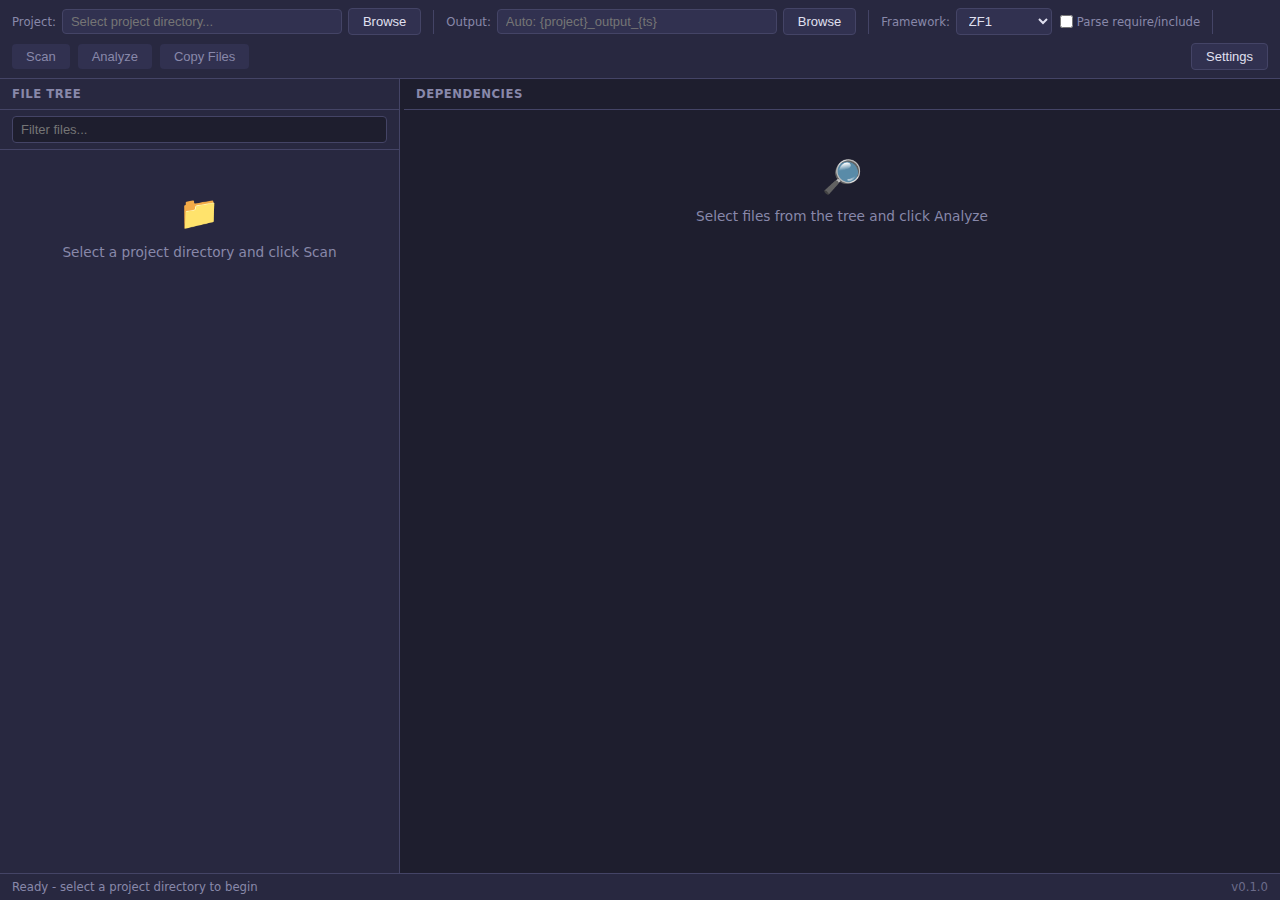
<file: web/index.html>
<!DOCTYPE html>
<html lang="en">
<head>
    <meta charset="UTF-8">
    <meta name="viewport" content="width=device-width, initial-scale=1.0">
    <title>PHP Dependency Extractor</title>
    <link rel="stylesheet" href="style.css">
</head>
<body data-theme="dark">

<!-- Toolbar (simplified) -->
<div class="toolbar">
    <div class="toolbar-group">
        <label>Project:</label>
        <input type="text" id="projectPath" class="path-input" placeholder="Select project directory..." readonly>
        <button class="btn btn-secondary" id="btnBrowseProject">Browse</button>
    </div>

    <div class="toolbar-sep"></div>

    <div class="toolbar-group">
        <label>Output:</label>
        <input type="text" id="outputPath" class="path-input" placeholder="Auto: {project}_output_{ts}" readonly>
        <button class="btn btn-secondary" id="btnBrowseOutput">Browse</button>
    </div>

    <div class="toolbar-sep"></div>

    <div class="toolbar-group">
        <label>Framework:</label>
        <select id="framework">
            <option value="zf1">ZF1</option>
            <option value="cakephp">CakePHP</option>
            <option value="laravel">Laravel</option>
        </select>
    </div>

    <label class="checkbox-label">
        <input type="checkbox" id="parseIncludes">
        Parse require/include
    </label>

    <div class="toolbar-sep"></div>

    <button class="btn btn-primary" id="btnScan" disabled>Scan</button>
    <button class="btn btn-primary" id="btnAnalyze" disabled>Analyze</button>
    <button class="btn btn-success" id="btnCopy" disabled>Copy Files</button>

    <div style="margin-left:auto">
        <button class="btn btn-secondary" id="btnSettings">Settings</button>
    </div>
</div>

<!-- Main content -->
<div class="main">
    <!-- Left panel: file tree -->
    <div class="panel-left" id="panelLeft">
        <div class="panel-header">
            <span>File Tree</span>
            <span id="fileCount"></span>
        </div>
        <div class="search-box">
            <input type="text" id="searchFilter" placeholder="Filter files...">
        </div>
        <div class="tree-container" id="treeContainer">
            <div class="empty-state">
                <div class="icon">&#128193;</div>
                <p>Select a project directory and click Scan</p>
            </div>
        </div>
    </div>

    <!-- Resize handle -->
    <div class="resize-handle" id="resizeHandle"></div>

    <!-- Right panel: results -->
    <div class="panel-right">
        <div class="panel-header">
            <span>Dependencies</span>
            <span id="depCount"></span>
        </div>
        <div class="results-container" id="resultsContainer">
            <div class="empty-state">
                <div class="icon">&#128270;</div>
                <p>Select files from the tree and click Analyze</p>
            </div>
        </div>
    </div>
</div>

<!-- Status bar -->
<div class="statusbar">
    <div class="statusbar-left">
        <span id="statusText">Ready</span>
    </div>
    <div class="statusbar-right">
        <span id="statusStats"></span>
        <span class="version" id="versionLabel">v0.1.0</span>
    </div>
</div>

<!-- Progress overlay -->
<div class="progress-overlay" id="progressOverlay">
    <div class="progress-card">
        <div class="progress-spinner"></div>
        <div class="progress-title" id="progressTitle">Working...</div>
        <div class="progress-detail" id="progressDetail"></div>
        <div class="progress-bar-container">
            <div class="progress-bar indeterminate" id="progressBar"></div>
        </div>
    </div>
</div>

<!-- Settings modal (tabbed) -->
<div class="modal-overlay" id="settingsModal">
    <div class="modal modal-lg">
        <div class="modal-header">
            <h2>Settings</h2>
            <button class="btn-icon modal-close" id="btnSettingsClose">&#10005;</button>
        </div>

        <!-- Tabs -->
        <div class="tabs">
            <button class="tab active" data-tab="tab-general">General</button>
            <button class="tab" data-tab="tab-framework">Framework</button>
            <button class="tab" data-tab="tab-about">About</button>
        </div>

        <!-- Tab: General -->
        <div class="tab-content active" id="tab-general">
            <div class="setting-group">
                <label class="setting-label">Theme</label>
                <div class="setting-control">
                    <div class="theme-options">
                        <label class="radio-card">
                            <input type="radio" name="theme" value="dark" id="themeDark">
                            <span class="radio-card-body">
                                <span class="radio-card-icon">&#127761;</span>
                                <span>Dark</span>
                            </span>
                        </label>
                        <label class="radio-card">
                            <input type="radio" name="theme" value="light" id="themeLight">
                            <span class="radio-card-body">
                                <span class="radio-card-icon">&#9728;&#65039;</span>
                                <span>Light</span>
                            </span>
                        </label>
                        <label class="radio-card">
                            <input type="radio" name="theme" value="system" id="themeSystem">
                            <span class="radio-card-body">
                                <span class="radio-card-icon">&#128187;</span>
                                <span>System</span>
                            </span>
                        </label>
                    </div>
                </div>
            </div>

            <div class="setting-group">
                <label class="setting-label">Font Size</label>
                <div class="setting-control font-size-row">
                    <button class="btn btn-secondary btn-sm" id="fontDec">-</button>
                    <input type="range" id="fontSizeRange" min="11" max="18" value="13" step="1">
                    <button class="btn btn-secondary btn-sm" id="fontInc">+</button>
                    <span class="font-size-value" id="fontSizeValue">13px</span>
                </div>
                <div class="setting-hint">Range: 11px - 18px. Default: 13px</div>
            </div>
        </div>

        <!-- Tab: Framework -->
        <div class="tab-content" id="tab-framework">
            <div class="setting-group">
                <label class="setting-label">Prefix Mappings (ZF1)</label>
                <div class="setting-hint" style="margin-bottom:8px">Map class name prefixes to directories under <code>application/</code></div>
                <div id="mappingsList"></div>
                <button class="btn btn-secondary btn-sm" id="btnAddMapping" style="margin-top:8px">+ Add Mapping</button>
            </div>

            <div class="setting-group">
                <label class="setting-label">CakePHP</label>
                <div class="setting-hint">Detection via <code>App::uses('Class', 'Type')</code> and <code>App::import()</code>. Directory conventions: Model/, Controller/, View/Helper/, etc.</div>
            </div>

            <div class="setting-group">
                <label class="setting-label">Laravel</label>
                <div class="setting-hint">PSR-4 autoloading: <code>App\Models\User</code> &rarr; <code>app/Models/User.php</code>. Detection via <code>use</code> statements.</div>
            </div>

            <div class="modal-actions">
                <button class="btn btn-primary" id="btnMappingsSave">Save Mappings</button>
            </div>
        </div>

        <!-- Tab: About -->
        <div class="tab-content" id="tab-about">
            <div class="about-content">
                <div class="about-logo">PDE</div>
                <h3>PHP Dependency Extractor</h3>
                <div class="about-version">v0.1.0</div>
                <p class="about-desc">
                    Select PHP files from a project, automatically discover class dependencies,
                    and export them to a standalone folder for analysis.
                </p>
                <table class="about-table">
                    <tr><td>Supported Frameworks</td><td>ZF1, CakePHP, Laravel</td></tr>
                    <tr><td>Detection Methods</td><td>Path convention, regex parsing, fallback class scan</td></tr>
                    <tr><td>Platform</td><td>Windows (standalone .exe)</td></tr>
                    <tr><td>Runtime Dependencies</td><td>None</td></tr>
                </table>
                <div class="about-footer">
                    <p>Built with Go + vanilla JS. Zero external dependencies.</p>
                </div>
            </div>
        </div>
    </div>
</div>

<script src="app.js"></script>
</body>
</html>
</file>
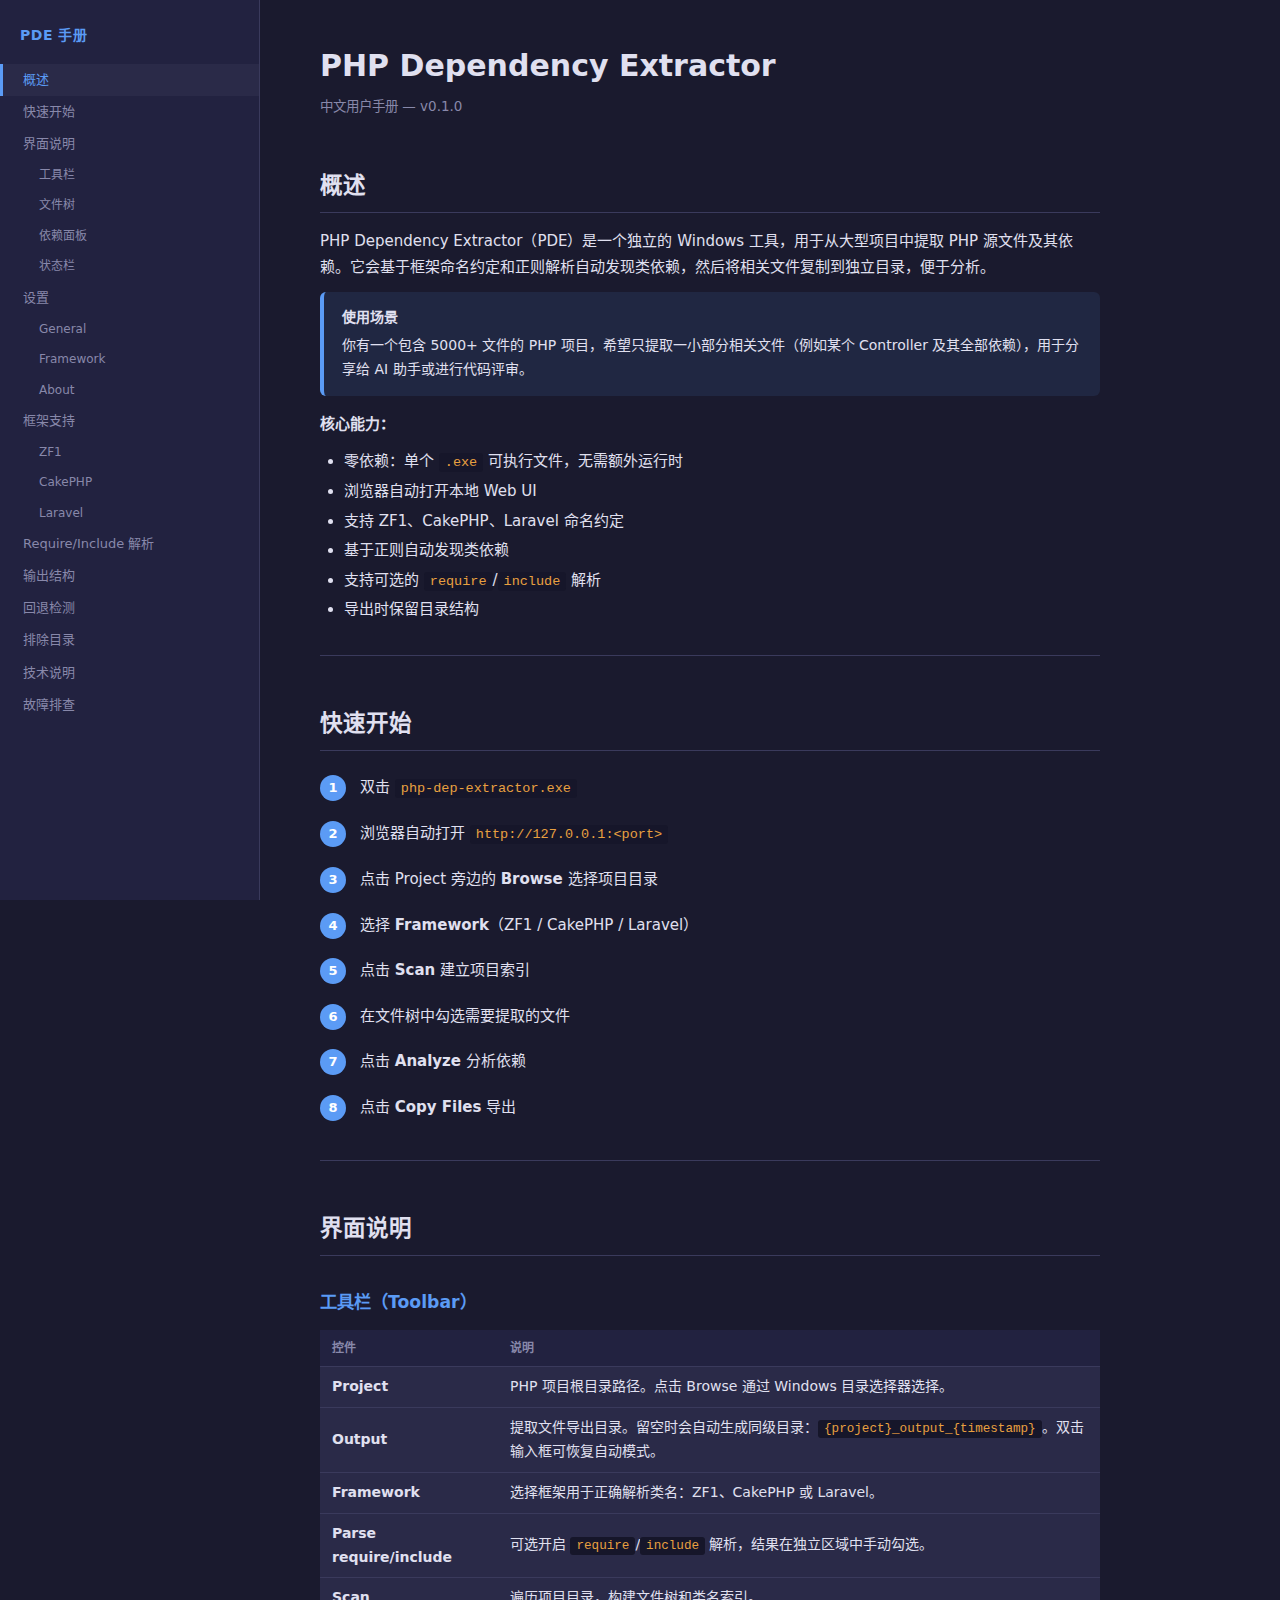
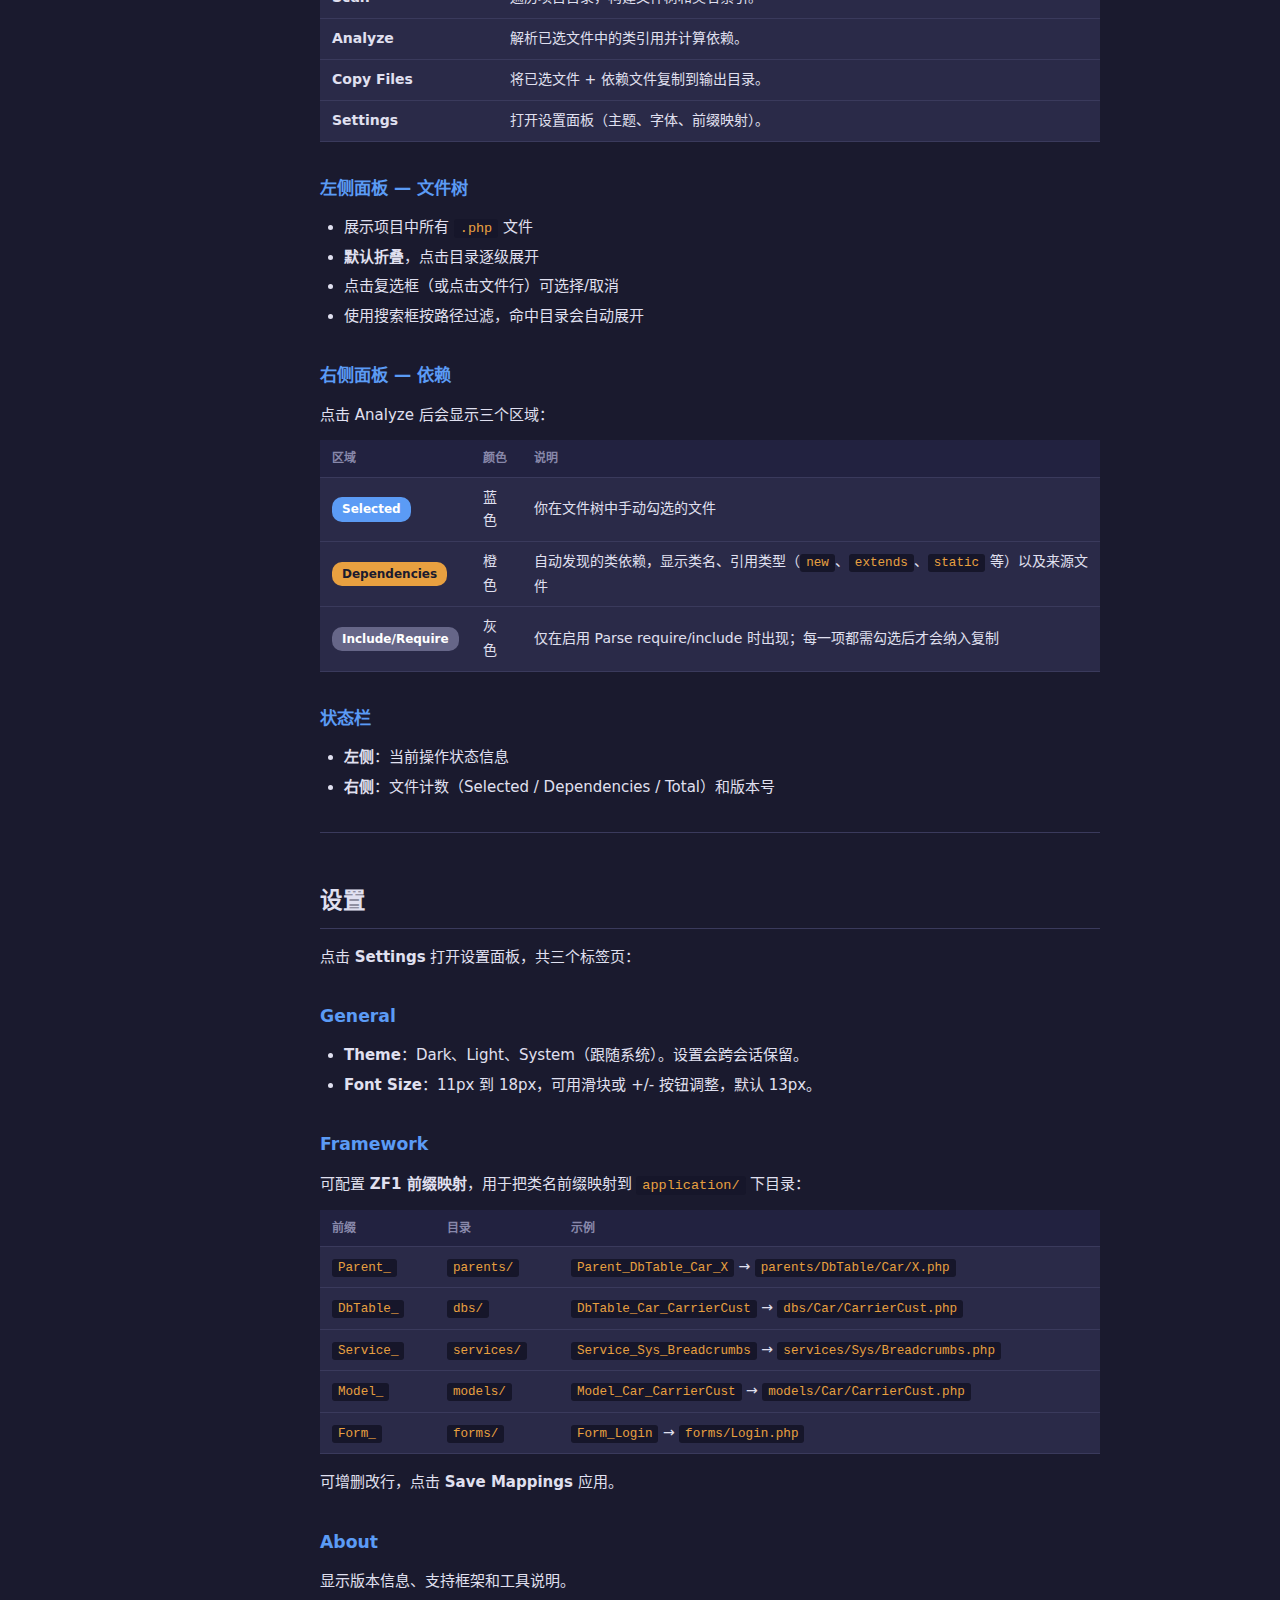
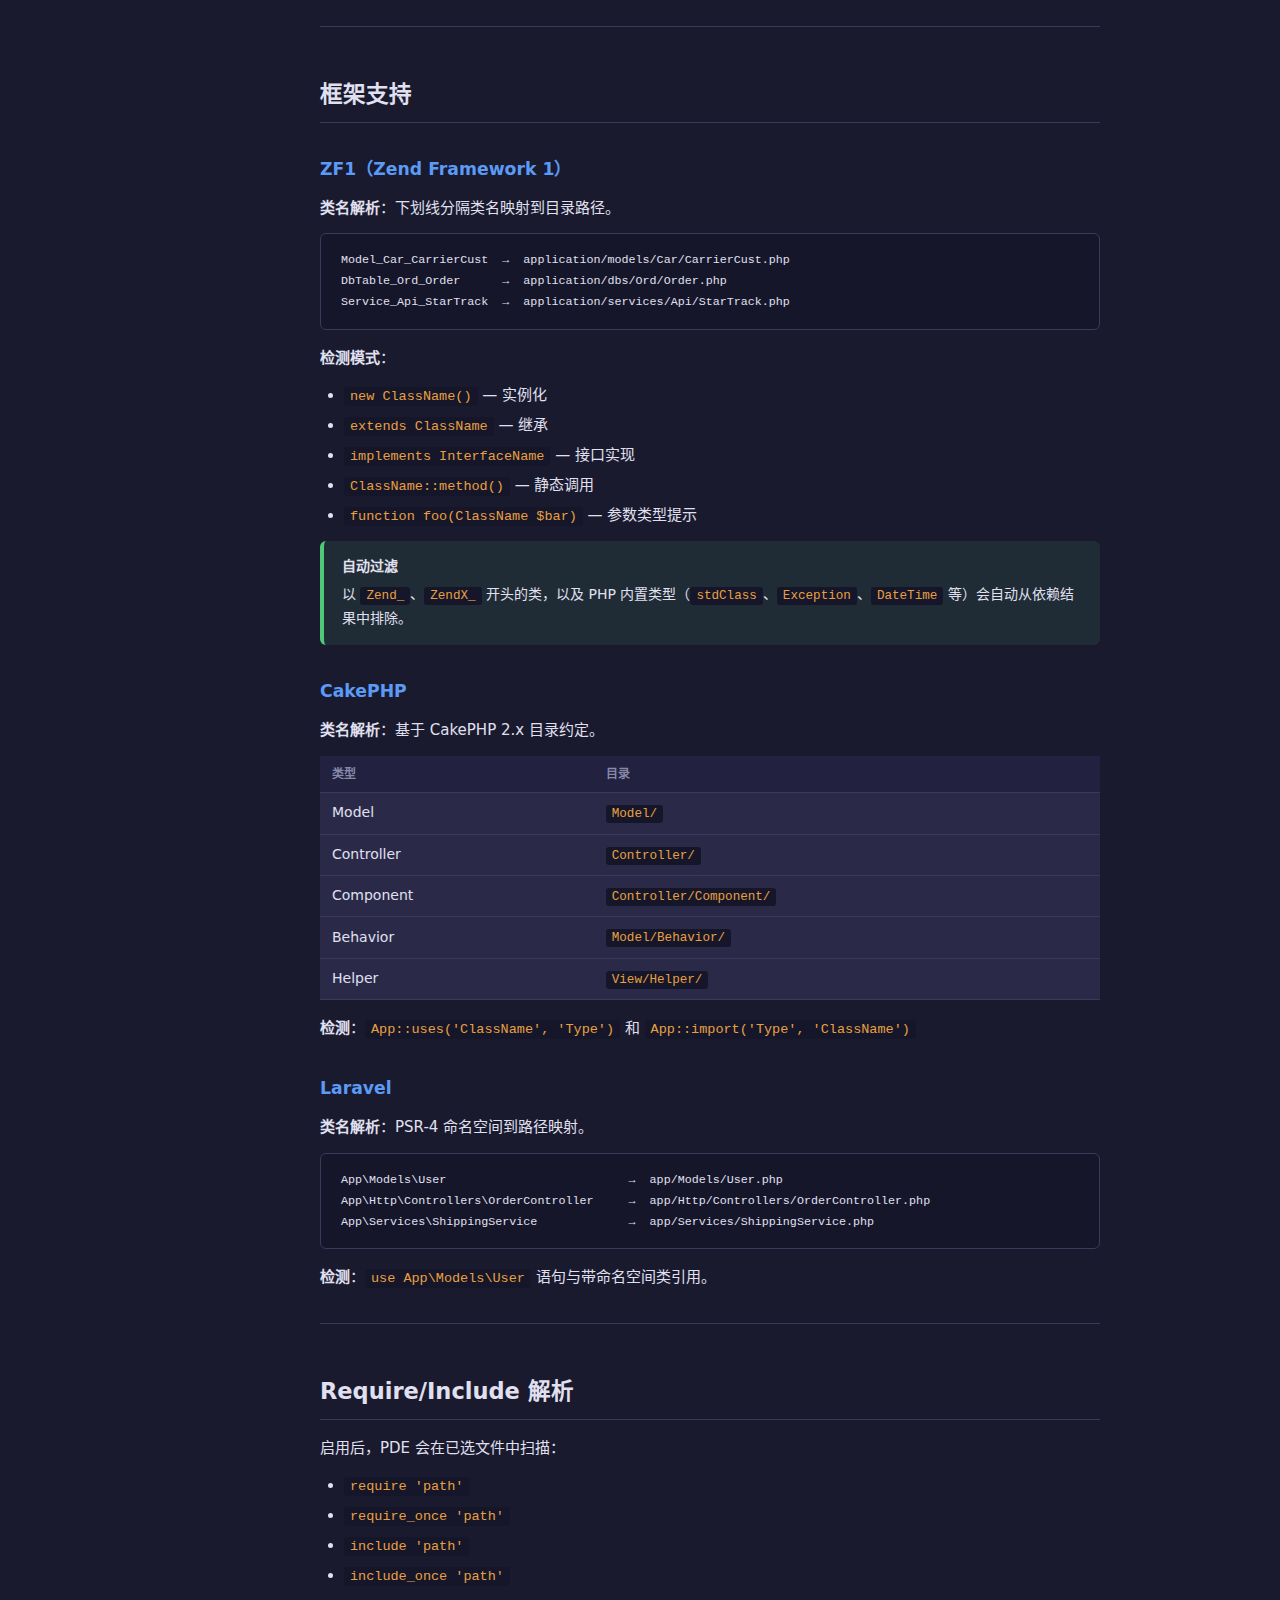
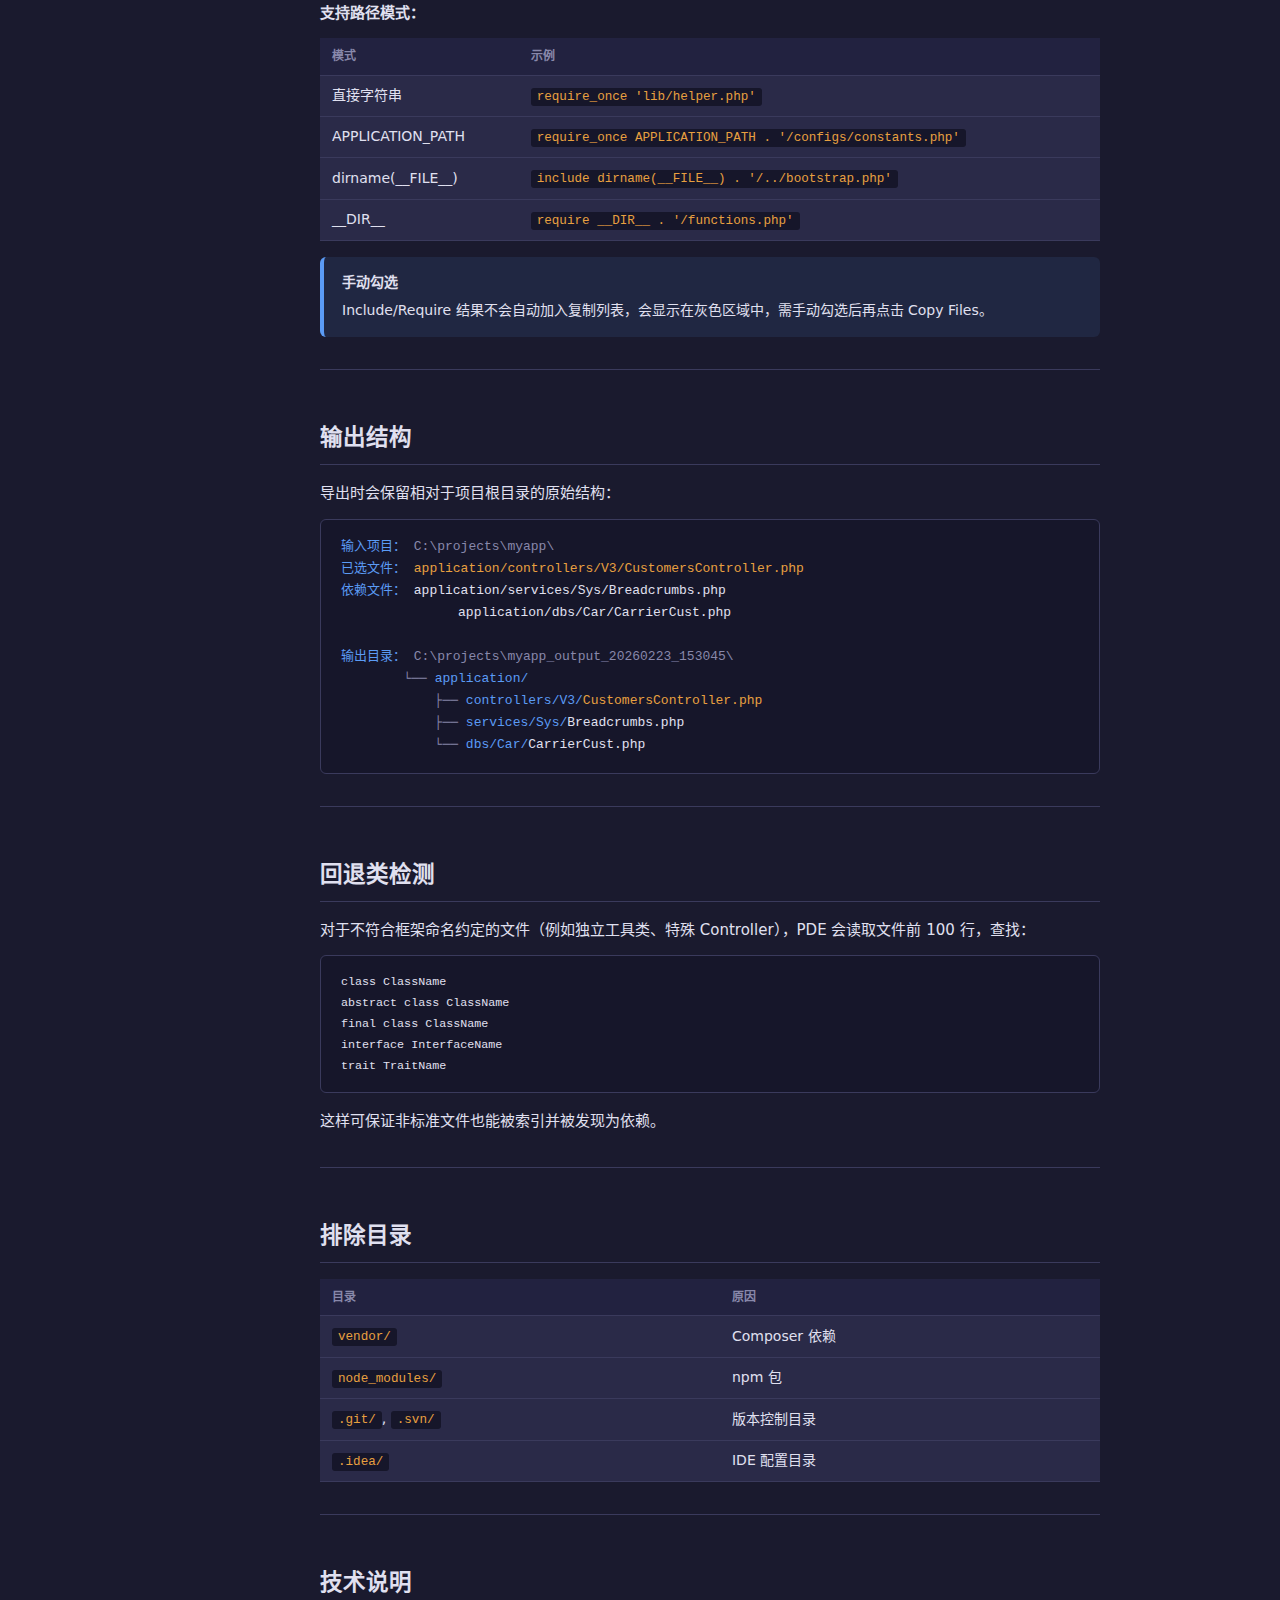
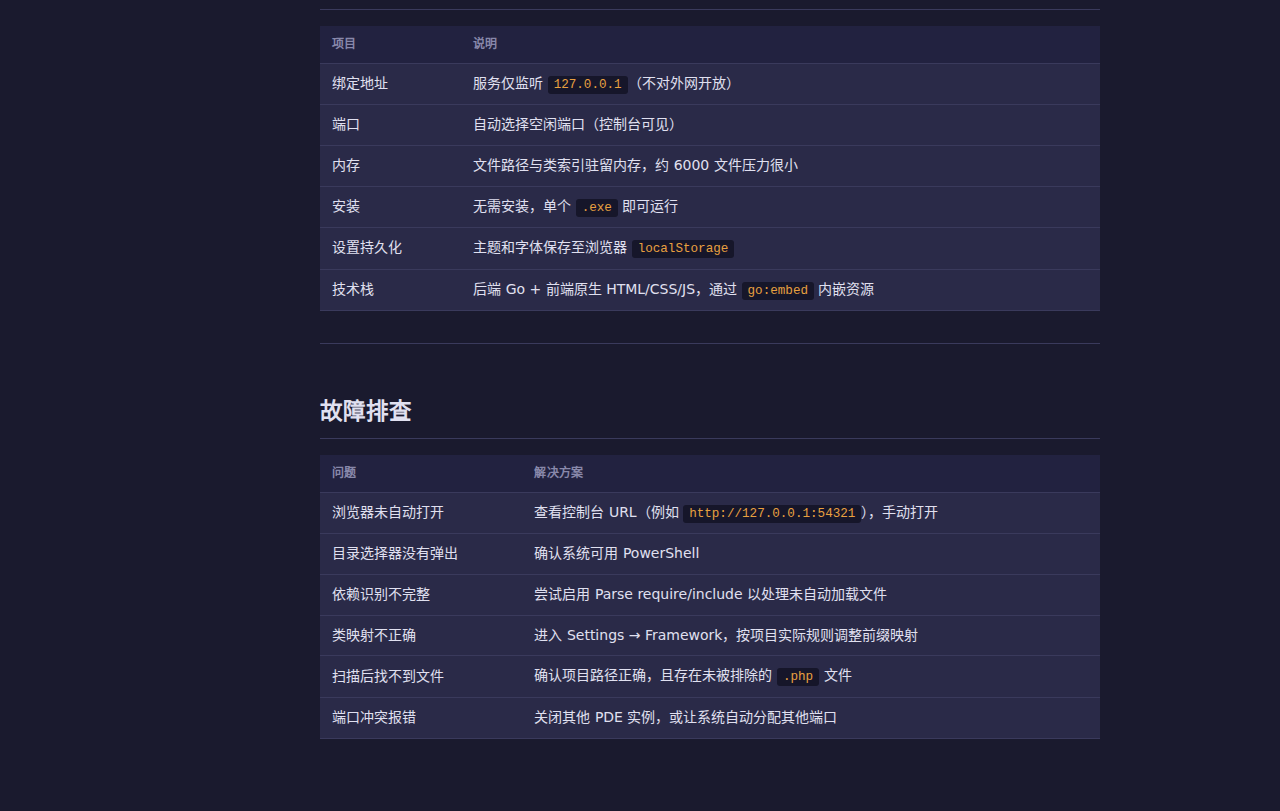
<file: manual-cn.html>
﻿<!DOCTYPE html>
<html lang="zh-CN">
<head>
<meta charset="UTF-8">
<meta name="viewport" content="width=device-width, initial-scale=1.0">
<title>PHP Dependency Extractor - 中文用户手册</title>
<style>
:root {
    --bg: #1a1a2e;
    --surface: #222240;
    --surface2: #2a2a48;
    --border: #3a3a5c;
    --text: #e0e0f0;
    --text-dim: #8888aa;
    --blue: #5b9bf5;
    --orange: #e8a040;
    --green: #50c878;
    --code-bg: #16162a;
    --link: #6db3f8;
}

* { margin: 0; padding: 0; box-sizing: border-box; }

body {
    font-family: 'Segoe UI', system-ui, -apple-system, sans-serif;
    background: var(--bg);
    color: var(--text);
    line-height: 1.7;
    font-size: 15px;
}

.wrapper {
    display: flex;
    min-height: 100vh;
}

.sidebar {
    width: 260px;
    background: var(--surface);
    border-right: 1px solid var(--border);
    padding: 24px 0;
    position: fixed;
    top: 0;
    left: 0;
    bottom: 0;
    overflow-y: auto;
}

.sidebar-title {
    padding: 0 20px 16px;
    font-size: 14px;
    font-weight: 700;
    color: var(--blue);
    text-transform: uppercase;
    letter-spacing: 0.5px;
}

.sidebar a {
    display: block;
    padding: 5px 20px;
    color: var(--text-dim);
    text-decoration: none;
    font-size: 13px;
    border-left: 3px solid transparent;
    transition: all 0.15s;
}

.sidebar a:hover {
    color: var(--text);
    background: var(--surface2);
}

.sidebar a.active {
    color: var(--blue);
    border-left-color: var(--blue);
    background: var(--surface2);
}

.sidebar a.sub {
    padding-left: 36px;
    font-size: 12px;
}

.content {
    margin-left: 260px;
    padding: 40px 60px 80px;
    max-width: 900px;
}

h1 {
    font-size: 2em;
    margin-bottom: 8px;
    color: var(--text);
}

h1 small {
    display: block;
    font-size: 0.45em;
    font-weight: 400;
    color: var(--text-dim);
    margin-top: 4px;
}

h2 {
    font-size: 1.5em;
    margin-top: 48px;
    margin-bottom: 16px;
    padding-bottom: 8px;
    border-bottom: 1px solid var(--border);
    color: var(--text);
}

h3 {
    font-size: 1.15em;
    margin-top: 32px;
    margin-bottom: 12px;
    color: var(--blue);
}

p { margin-bottom: 12px; }
a { color: var(--link); }
strong { color: var(--text); }

hr {
    border: none;
    border-top: 1px solid var(--border);
    margin: 32px 0;
}

ul, ol {
    margin-bottom: 12px;
    padding-left: 24px;
}

li { margin-bottom: 4px; }

table {
    width: 100%;
    border-collapse: collapse;
    margin-bottom: 16px;
    font-size: 14px;
}

th, td {
    padding: 8px 12px;
    text-align: left;
    border-bottom: 1px solid var(--border);
}

th {
    background: var(--surface);
    color: var(--text-dim);
    font-weight: 600;
    font-size: 12px;
    text-transform: uppercase;
    letter-spacing: 0.3px;
}

td { background: var(--surface2); }
tr:hover td { background: var(--surface); }

code {
    background: var(--code-bg);
    padding: 2px 6px;
    border-radius: 3px;
    font-family: 'Cascadia Code', 'Consolas', monospace;
    font-size: 0.9em;
    color: var(--orange);
}

pre {
    background: var(--code-bg);
    border: 1px solid var(--border);
    border-radius: 6px;
    padding: 16px 20px;
    overflow-x: auto;
    margin-bottom: 16px;
    font-family: 'Cascadia Code', 'Consolas', monospace;
    font-size: 13px;
    line-height: 1.6;
}

pre code {
    background: none;
    padding: 0;
    color: var(--text);
}

.badge {
    display: inline-block;
    padding: 2px 10px;
    border-radius: 10px;
    font-size: 12px;
    font-weight: 600;
}
.badge-blue { background: var(--blue); color: #fff; }
.badge-orange { background: var(--orange); color: #1a1a2e; }
.badge-gray { background: #666688; color: #fff; }

.steps {
    counter-reset: step;
    list-style: none;
    padding-left: 0;
}

.steps li {
    counter-increment: step;
    padding: 8px 0 8px 40px;
    position: relative;
    margin-bottom: 4px;
}

.steps li::before {
    content: counter(step);
    position: absolute;
    left: 0;
    top: 8px;
    width: 26px;
    height: 26px;
    background: var(--blue);
    color: #fff;
    border-radius: 50%;
    font-size: 13px;
    font-weight: 700;
    text-align: center;
    line-height: 26px;
}

.callout {
    padding: 14px 18px;
    border-radius: 6px;
    margin-bottom: 16px;
    border-left: 4px solid;
    font-size: 14px;
}

.callout-info {
    background: rgba(91,155,245,0.1);
    border-left-color: var(--blue);
}

.callout-tip {
    background: rgba(80,200,120,0.1);
    border-left-color: var(--green);
}

.callout-title {
    font-weight: 700;
    margin-bottom: 4px;
}

.file-tree {
    background: var(--code-bg);
    border: 1px solid var(--border);
    border-radius: 6px;
    padding: 16px 20px;
    font-family: 'Cascadia Code', 'Consolas', monospace;
    font-size: 13px;
    line-height: 1.7;
    margin-bottom: 16px;
    color: var(--text-dim);
}

.file-tree .dir { color: var(--blue); }
.file-tree .file { color: var(--text); }
.file-tree .highlight { color: var(--orange); }

@media (max-width: 800px) {
    .sidebar { display: none; }
    .content { margin-left: 0; padding: 24px 20px 60px; }
}
</style>
</head>
<body>
<div class="wrapper">

<nav class="sidebar">
    <div class="sidebar-title">PDE 手册</div>
    <a href="#overview">概述</a>
    <a href="#quick-start">快速开始</a>
    <a href="#interface">界面说明</a>
    <a href="#toolbar" class="sub">工具栏</a>
    <a href="#file-tree" class="sub">文件树</a>
    <a href="#dependencies" class="sub">依赖面板</a>
    <a href="#status-bar" class="sub">状态栏</a>
    <a href="#settings">设置</a>
    <a href="#settings-general" class="sub">General</a>
    <a href="#settings-framework" class="sub">Framework</a>
    <a href="#settings-about" class="sub">About</a>
    <a href="#framework-support">框架支持</a>
    <a href="#fw-zf1" class="sub">ZF1</a>
    <a href="#fw-cakephp" class="sub">CakePHP</a>
    <a href="#fw-laravel" class="sub">Laravel</a>
    <a href="#require-include">Require/Include 解析</a>
    <a href="#output-structure">输出结构</a>
    <a href="#fallback">回退检测</a>
    <a href="#excluded-dirs">排除目录</a>
    <a href="#technical">技术说明</a>
    <a href="#troubleshooting">故障排查</a>
</nav>

<main class="content">

<h1>PHP Dependency Extractor <small>中文用户手册 — v0.1.0</small></h1>

<h2 id="overview">概述</h2>
<p>PHP Dependency Extractor（PDE）是一个独立的 Windows 工具，用于从大型项目中提取 PHP 源文件及其依赖。它会基于框架命名约定和正则解析自动发现类依赖，然后将相关文件复制到独立目录，便于分析。</p>

<div class="callout callout-info">
    <div class="callout-title">使用场景</div>
    你有一个包含 5000+ 文件的 PHP 项目，希望只提取一小部分相关文件（例如某个 Controller 及其全部依赖），用于分享给 AI 助手或进行代码评审。
</div>

<p><strong>核心能力：</strong></p>
<ul>
    <li>零依赖：单个 <code>.exe</code> 可执行文件，无需额外运行时</li>
    <li>浏览器自动打开本地 Web UI</li>
    <li>支持 ZF1、CakePHP、Laravel 命名约定</li>
    <li>基于正则自动发现类依赖</li>
    <li>支持可选的 <code>require</code>/<code>include</code> 解析</li>
    <li>导出时保留目录结构</li>
</ul>

<hr>

<h2 id="quick-start">快速开始</h2>
<ol class="steps">
    <li>双击 <code>php-dep-extractor.exe</code></li>
    <li>浏览器自动打开 <code>http://127.0.0.1:&lt;port&gt;</code></li>
    <li>点击 Project 旁边的 <strong>Browse</strong> 选择项目目录</li>
    <li>选择 <strong>Framework</strong>（ZF1 / CakePHP / Laravel）</li>
    <li>点击 <strong>Scan</strong> 建立项目索引</li>
    <li>在文件树中勾选需要提取的文件</li>
    <li>点击 <strong>Analyze</strong> 分析依赖</li>
    <li>点击 <strong>Copy Files</strong> 导出</li>
</ol>

<hr>

<h2 id="interface">界面说明</h2>

<h3 id="toolbar">工具栏（Toolbar）</h3>
<table>
    <tr><th>控件</th><th>说明</th></tr>
    <tr><td><strong>Project</strong></td><td>PHP 项目根目录路径。点击 Browse 通过 Windows 目录选择器选择。</td></tr>
    <tr><td><strong>Output</strong></td><td>提取文件导出目录。留空时会自动生成同级目录：<code>{project}_output_{timestamp}</code>。双击输入框可恢复自动模式。</td></tr>
    <tr><td><strong>Framework</strong></td><td>选择框架用于正确解析类名：ZF1、CakePHP 或 Laravel。</td></tr>
    <tr><td><strong>Parse require/include</strong></td><td>可选开启 <code>require</code>/<code>include</code> 解析，结果在独立区域中手动勾选。</td></tr>
    <tr><td><strong>Scan</strong></td><td>遍历项目目录，构建文件树和类名索引。</td></tr>
    <tr><td><strong>Analyze</strong></td><td>解析已选文件中的类引用并计算依赖。</td></tr>
    <tr><td><strong>Copy Files</strong></td><td>将已选文件 + 依赖文件复制到输出目录。</td></tr>
    <tr><td><strong>Settings</strong></td><td>打开设置面板（主题、字体、前缀映射）。</td></tr>
</table>

<h3 id="file-tree">左侧面板 — 文件树</h3>
<ul>
    <li>展示项目中所有 <code>.php</code> 文件</li>
    <li><strong>默认折叠</strong>，点击目录逐级展开</li>
    <li>点击复选框（或点击文件行）可选择/取消</li>
    <li>使用搜索框按路径过滤，命中目录会自动展开</li>
</ul>

<h3 id="dependencies">右侧面板 — 依赖</h3>
<p>点击 Analyze 后会显示三个区域：</p>
<table>
    <tr><th>区域</th><th>颜色</th><th>说明</th></tr>
    <tr><td><span class="badge badge-blue">Selected</span></td><td>蓝色</td><td>你在文件树中手动勾选的文件</td></tr>
    <tr><td><span class="badge badge-orange">Dependencies</span></td><td>橙色</td><td>自动发现的类依赖，显示类名、引用类型（<code>new</code>、<code>extends</code>、<code>static</code> 等）以及来源文件</td></tr>
    <tr><td><span class="badge badge-gray">Include/Require</span></td><td>灰色</td><td>仅在启用 Parse require/include 时出现；每一项都需勾选后才会纳入复制</td></tr>
</table>

<h3 id="status-bar">状态栏</h3>
<ul>
    <li><strong>左侧</strong>：当前操作状态信息</li>
    <li><strong>右侧</strong>：文件计数（Selected / Dependencies / Total）和版本号</li>
</ul>

<hr>

<h2 id="settings">设置</h2>
<p>点击 <strong>Settings</strong> 打开设置面板，共三个标签页：</p>

<h3 id="settings-general">General</h3>
<ul>
    <li><strong>Theme</strong>：Dark、Light、System（跟随系统）。设置会跨会话保留。</li>
    <li><strong>Font Size</strong>：11px 到 18px，可用滑块或 +/- 按钮调整，默认 13px。</li>
</ul>

<h3 id="settings-framework">Framework</h3>
<p>可配置 <strong>ZF1 前缀映射</strong>，用于把类名前缀映射到 <code>application/</code> 下目录：</p>
<table>
    <tr><th>前缀</th><th>目录</th><th>示例</th></tr>
    <tr><td><code>Parent_</code></td><td><code>parents/</code></td><td><code>Parent_DbTable_Car_X</code> &rarr; <code>parents/DbTable/Car/X.php</code></td></tr>
    <tr><td><code>DbTable_</code></td><td><code>dbs/</code></td><td><code>DbTable_Car_CarrierCust</code> &rarr; <code>dbs/Car/CarrierCust.php</code></td></tr>
    <tr><td><code>Service_</code></td><td><code>services/</code></td><td><code>Service_Sys_Breadcrumbs</code> &rarr; <code>services/Sys/Breadcrumbs.php</code></td></tr>
    <tr><td><code>Model_</code></td><td><code>models/</code></td><td><code>Model_Car_CarrierCust</code> &rarr; <code>models/Car/CarrierCust.php</code></td></tr>
    <tr><td><code>Form_</code></td><td><code>forms/</code></td><td><code>Form_Login</code> &rarr; <code>forms/Login.php</code></td></tr>
</table>
<p>可增删改行，点击 <strong>Save Mappings</strong> 应用。</p>

<h3 id="settings-about">About</h3>
<p>显示版本信息、支持框架和工具说明。</p>

<hr>

<h2 id="framework-support">框架支持</h2>

<h3 id="fw-zf1">ZF1（Zend Framework 1）</h3>
<p><strong>类名解析</strong>：下划线分隔类名映射到目录路径。</p>
<pre><code>Model_Car_CarrierCust  &rarr;  application/models/Car/CarrierCust.php
DbTable_Ord_Order      &rarr;  application/dbs/Ord/Order.php
Service_Api_StarTrack  &rarr;  application/services/Api/StarTrack.php</code></pre>

<p><strong>检测模式</strong>：</p>
<ul>
    <li><code>new ClassName()</code> — 实例化</li>
    <li><code>extends ClassName</code> — 继承</li>
    <li><code>implements InterfaceName</code> — 接口实现</li>
    <li><code>ClassName::method()</code> — 静态调用</li>
    <li><code>function foo(ClassName $bar)</code> — 参数类型提示</li>
</ul>

<div class="callout callout-tip">
    <div class="callout-title">自动过滤</div>
    以 <code>Zend_</code>、<code>ZendX_</code> 开头的类，以及 PHP 内置类型（<code>stdClass</code>、<code>Exception</code>、<code>DateTime</code> 等）会自动从依赖结果中排除。
</div>

<h3 id="fw-cakephp">CakePHP</h3>
<p><strong>类名解析</strong>：基于 CakePHP 2.x 目录约定。</p>
<table>
    <tr><th>类型</th><th>目录</th></tr>
    <tr><td>Model</td><td><code>Model/</code></td></tr>
    <tr><td>Controller</td><td><code>Controller/</code></td></tr>
    <tr><td>Component</td><td><code>Controller/Component/</code></td></tr>
    <tr><td>Behavior</td><td><code>Model/Behavior/</code></td></tr>
    <tr><td>Helper</td><td><code>View/Helper/</code></td></tr>
</table>
<p><strong>检测</strong>：<code>App::uses('ClassName', 'Type')</code> 和 <code>App::import('Type', 'ClassName')</code></p>

<h3 id="fw-laravel">Laravel</h3>
<p><strong>类名解析</strong>：PSR-4 命名空间到路径映射。</p>
<pre><code>App\Models\User                          &rarr;  app/Models/User.php
App\Http\Controllers\OrderController     &rarr;  app/Http/Controllers/OrderController.php
App\Services\ShippingService             &rarr;  app/Services/ShippingService.php</code></pre>
<p><strong>检测</strong>：<code>use App\Models\User</code> 语句与带命名空间类引用。</p>

<hr>

<h2 id="require-include">Require/Include 解析</h2>
<p>启用后，PDE 会在已选文件中扫描：</p>
<ul>
    <li><code>require 'path'</code></li>
    <li><code>require_once 'path'</code></li>
    <li><code>include 'path'</code></li>
    <li><code>include_once 'path'</code></li>
</ul>

<p><strong>支持路径模式：</strong></p>
<table>
    <tr><th>模式</th><th>示例</th></tr>
    <tr><td>直接字符串</td><td><code>require_once 'lib/helper.php'</code></td></tr>
    <tr><td>APPLICATION_PATH</td><td><code>require_once APPLICATION_PATH . '/configs/constants.php'</code></td></tr>
    <tr><td>dirname(__FILE__)</td><td><code>include dirname(__FILE__) . '/../bootstrap.php'</code></td></tr>
    <tr><td>__DIR__</td><td><code>require __DIR__ . '/functions.php'</code></td></tr>
</table>

<div class="callout callout-info">
    <div class="callout-title">手动勾选</div>
    Include/Require 结果不会自动加入复制列表，会显示在灰色区域中，需手动勾选后再点击 Copy Files。
</div>

<hr>

<h2 id="output-structure">输出结构</h2>
<p>导出时会保留相对于项目根目录的原始结构：</p>

<div class="file-tree">
<span class="dir">输入项目：</span> C:\projects\myapp\<br>
<span class="dir">已选文件：</span>      <span class="highlight">application/controllers/V3/CustomersController.php</span><br>
<span class="dir">依赖文件：</span>  <span class="file">application/services/Sys/Breadcrumbs.php</span><br>
&nbsp;&nbsp;&nbsp;&nbsp;&nbsp;&nbsp;&nbsp;&nbsp;&nbsp;&nbsp;&nbsp;&nbsp;&nbsp;&nbsp;&nbsp;<span class="file">application/dbs/Car/CarrierCust.php</span><br>
<br>
<span class="dir">输出目录：</span> C:\projects\myapp_output_20260223_153045\<br>
&nbsp;&nbsp;&nbsp;&nbsp;&nbsp;&nbsp;&nbsp;&nbsp;&#9492;&#9472;&#9472; <span class="dir">application/</span><br>
&nbsp;&nbsp;&nbsp;&nbsp;&nbsp;&nbsp;&nbsp;&nbsp;&nbsp;&nbsp;&nbsp;&nbsp;&#9500;&#9472;&#9472; <span class="dir">controllers/V3/</span><span class="highlight">CustomersController.php</span><br>
&nbsp;&nbsp;&nbsp;&nbsp;&nbsp;&nbsp;&nbsp;&nbsp;&nbsp;&nbsp;&nbsp;&nbsp;&#9500;&#9472;&#9472; <span class="dir">services/Sys/</span><span class="file">Breadcrumbs.php</span><br>
&nbsp;&nbsp;&nbsp;&nbsp;&nbsp;&nbsp;&nbsp;&nbsp;&nbsp;&nbsp;&nbsp;&nbsp;&#9492;&#9472;&#9472; <span class="dir">dbs/Car/</span><span class="file">CarrierCust.php</span>
</div>

<hr>

<h2 id="fallback">回退类检测</h2>
<p>对于不符合框架命名约定的文件（例如独立工具类、特殊 Controller），PDE 会读取文件前 100 行，查找：</p>
<pre><code>class ClassName
abstract class ClassName
final class ClassName
interface InterfaceName
trait TraitName</code></pre>
<p>这样可保证非标准文件也能被索引并被发现为依赖。</p>

<hr>

<h2 id="excluded-dirs">排除目录</h2>
<table>
    <tr><th>目录</th><th>原因</th></tr>
    <tr><td><code>vendor/</code></td><td>Composer 依赖</td></tr>
    <tr><td><code>node_modules/</code></td><td>npm 包</td></tr>
    <tr><td><code>.git/</code>, <code>.svn/</code></td><td>版本控制目录</td></tr>
    <tr><td><code>.idea/</code></td><td>IDE 配置目录</td></tr>
</table>

<hr>

<h2 id="technical">技术说明</h2>
<table>
    <tr><th>项目</th><th>说明</th></tr>
    <tr><td>绑定地址</td><td>服务仅监听 <code>127.0.0.1</code>（不对外网开放）</td></tr>
    <tr><td>端口</td><td>自动选择空闲端口（控制台可见）</td></tr>
    <tr><td>内存</td><td>文件路径与类索引驻留内存，约 6000 文件压力很小</td></tr>
    <tr><td>安装</td><td>无需安装，单个 <code>.exe</code> 即可运行</td></tr>
    <tr><td>设置持久化</td><td>主题和字体保存至浏览器 <code>localStorage</code></td></tr>
    <tr><td>技术栈</td><td>后端 Go + 前端原生 HTML/CSS/JS，通过 <code>go:embed</code> 内嵌资源</td></tr>
</table>

<hr>

<h2 id="troubleshooting">故障排查</h2>
<table>
    <tr><th>问题</th><th>解决方案</th></tr>
    <tr><td>浏览器未自动打开</td><td>查看控制台 URL（例如 <code>http://127.0.0.1:54321</code>），手动打开</td></tr>
    <tr><td>目录选择器没有弹出</td><td>确认系统可用 PowerShell</td></tr>
    <tr><td>依赖识别不完整</td><td>尝试启用 Parse require/include 以处理未自动加载文件</td></tr>
    <tr><td>类映射不正确</td><td>进入 Settings → Framework，按项目实际规则调整前缀映射</td></tr>
    <tr><td>扫描后找不到文件</td><td>确认项目路径正确，且存在未被排除的 <code>.php</code> 文件</td></tr>
    <tr><td>端口冲突报错</td><td>关闭其他 PDE 实例，或让系统自动分配其他端口</td></tr>
</table>

</main>
</div>

<script>
(function() {
    const links = document.querySelectorAll('.sidebar a');
    const sections = [];
    links.forEach(a => {
        const id = a.getAttribute('href')?.replace('#','');
        if (id) {
            const el = document.getElementById(id);
            if (el) sections.push({ el, a });
        }
    });

    function onScroll() {
        const scrollY = window.scrollY + 80;
        let current = sections[0];
        for (const s of sections) {
            if (s.el.offsetTop <= scrollY) current = s;
        }
        links.forEach(a => a.classList.remove('active'));
        if (current) current.a.classList.add('active');
    }

    window.addEventListener('scroll', onScroll);
    onScroll();
})();
</script>
</body>
</html>
</file>
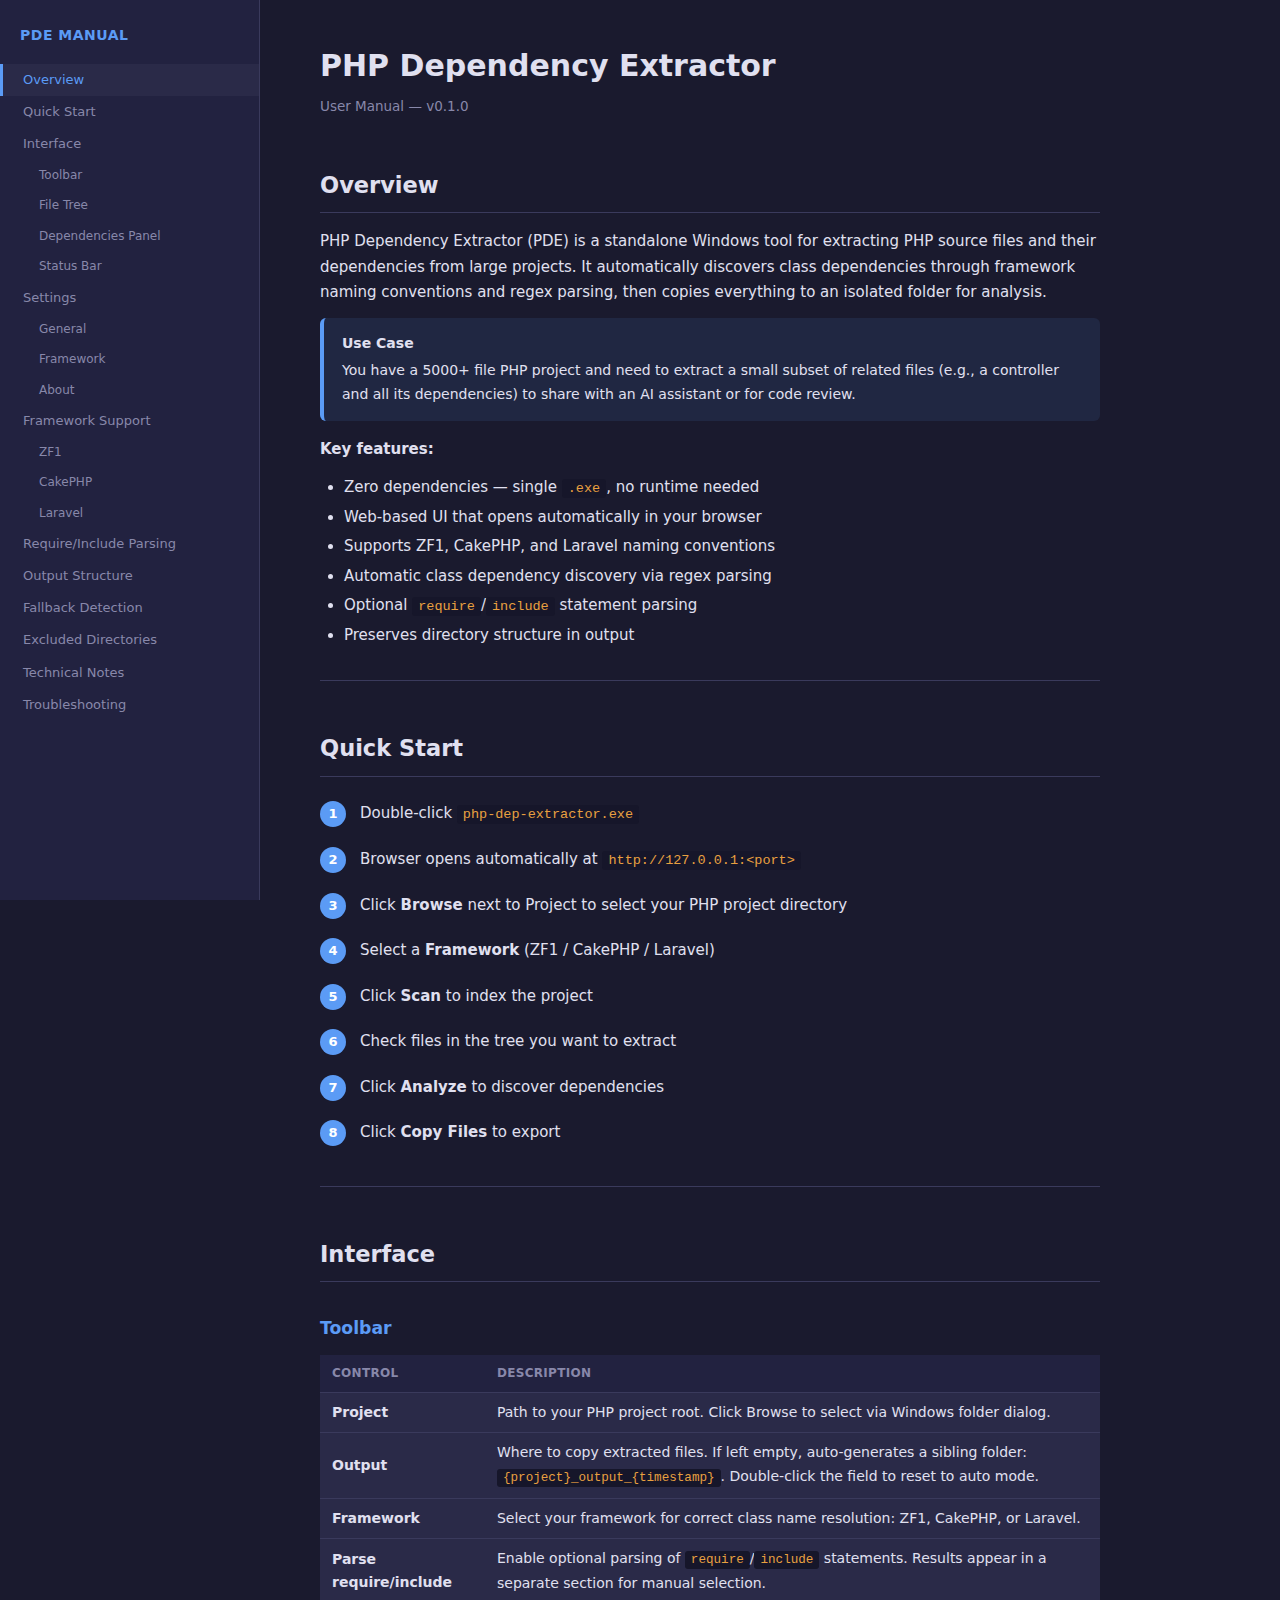
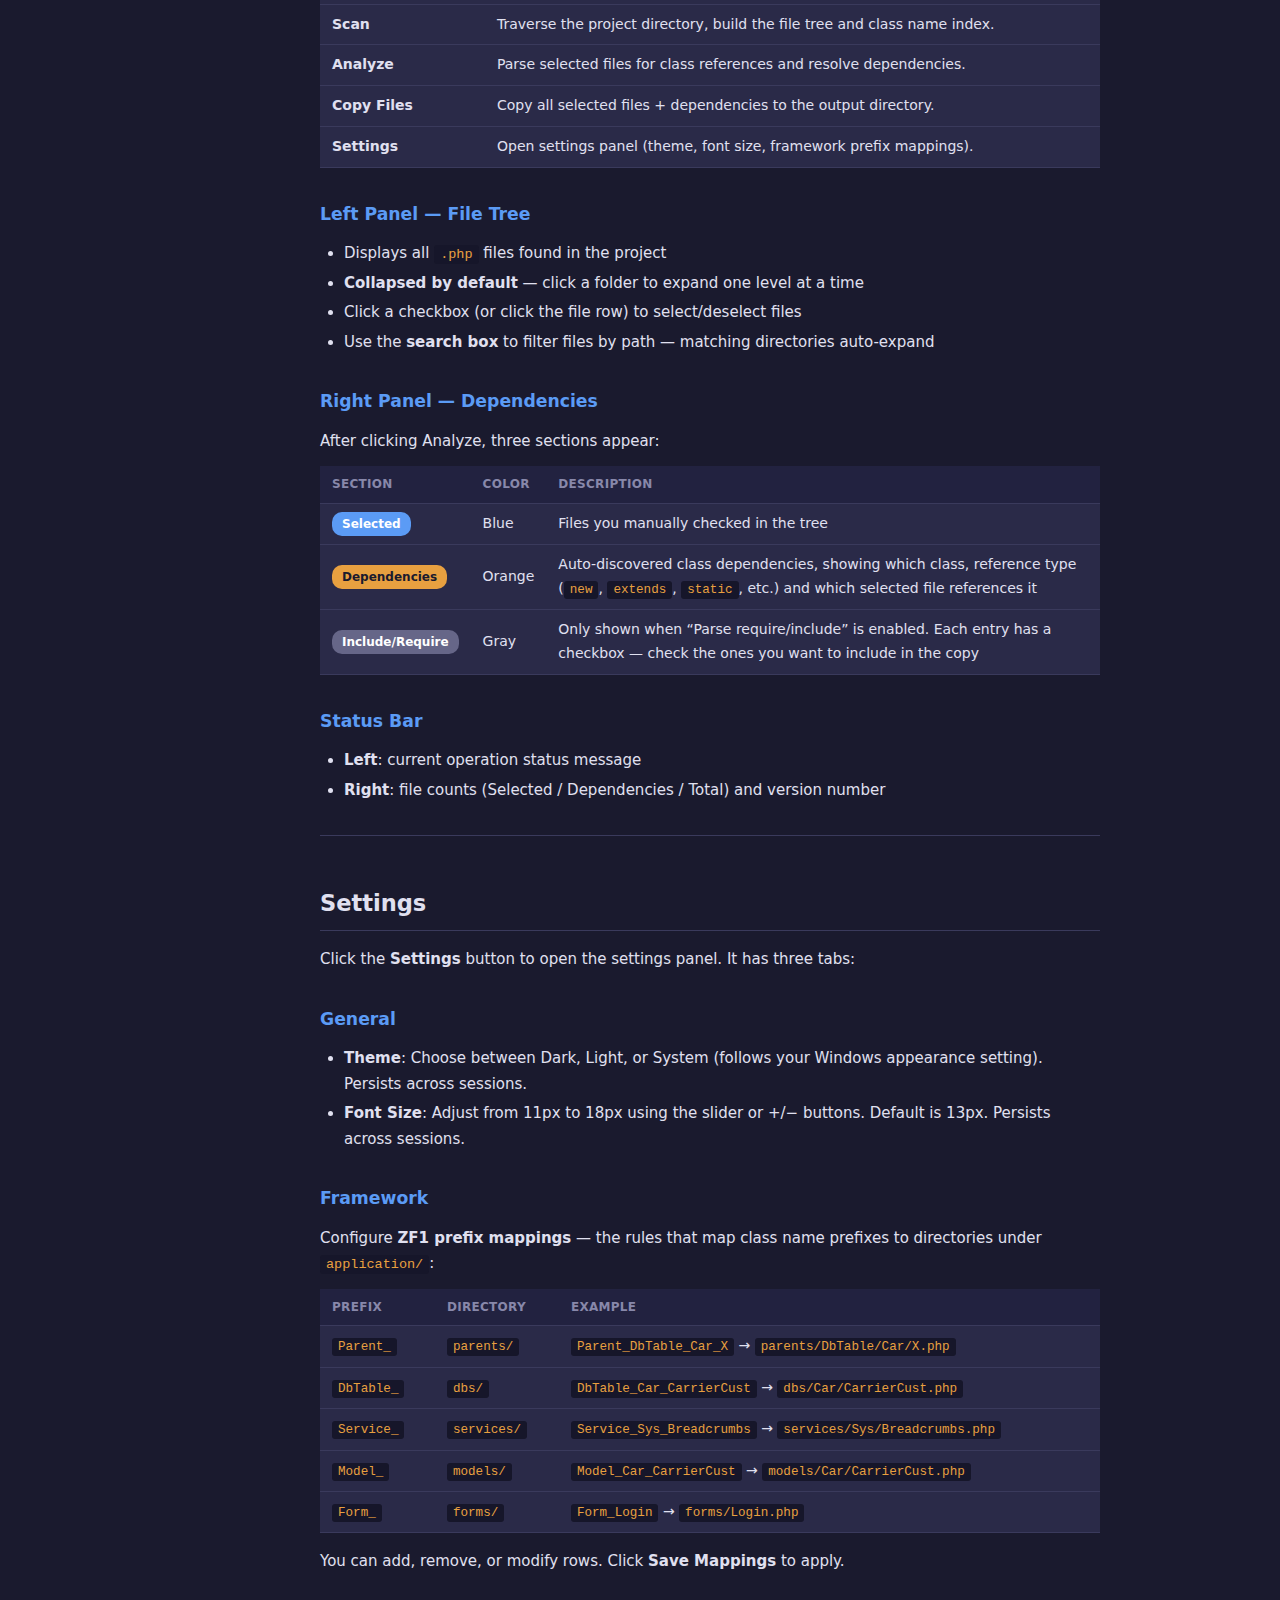
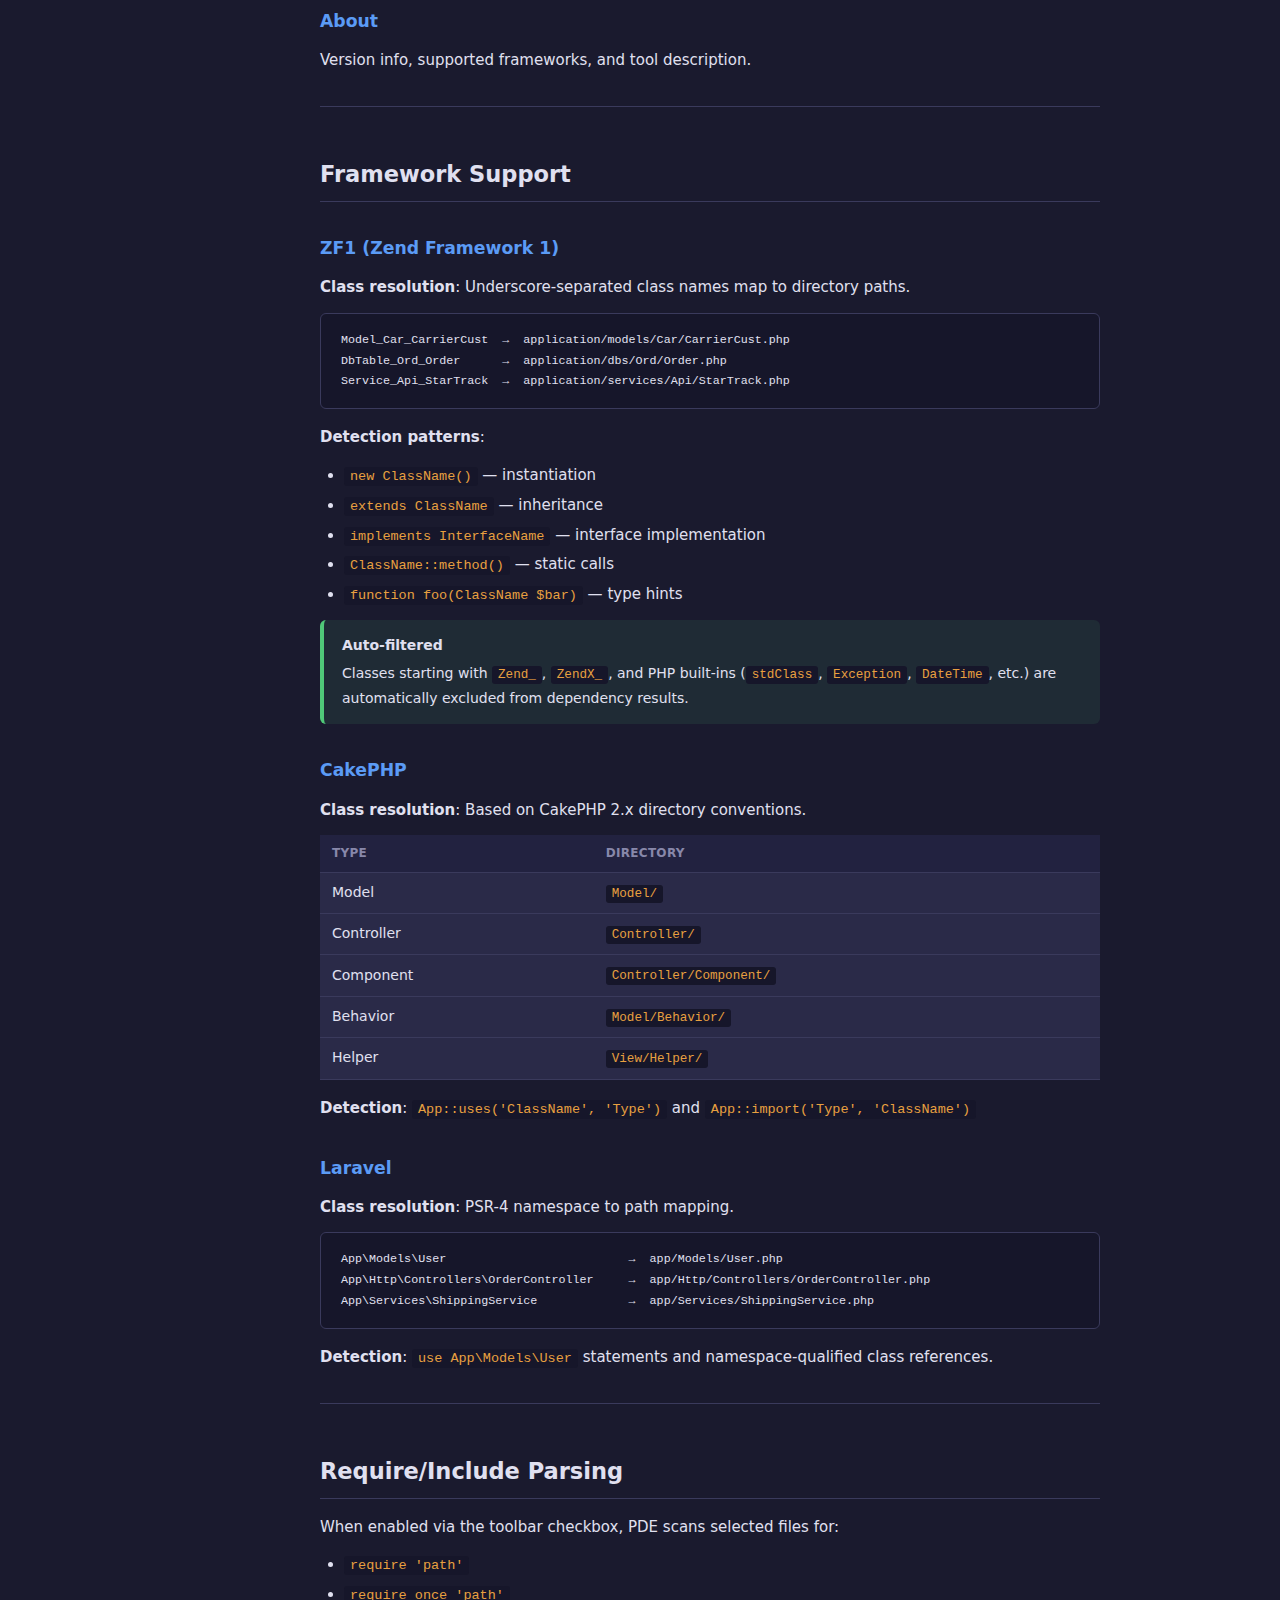
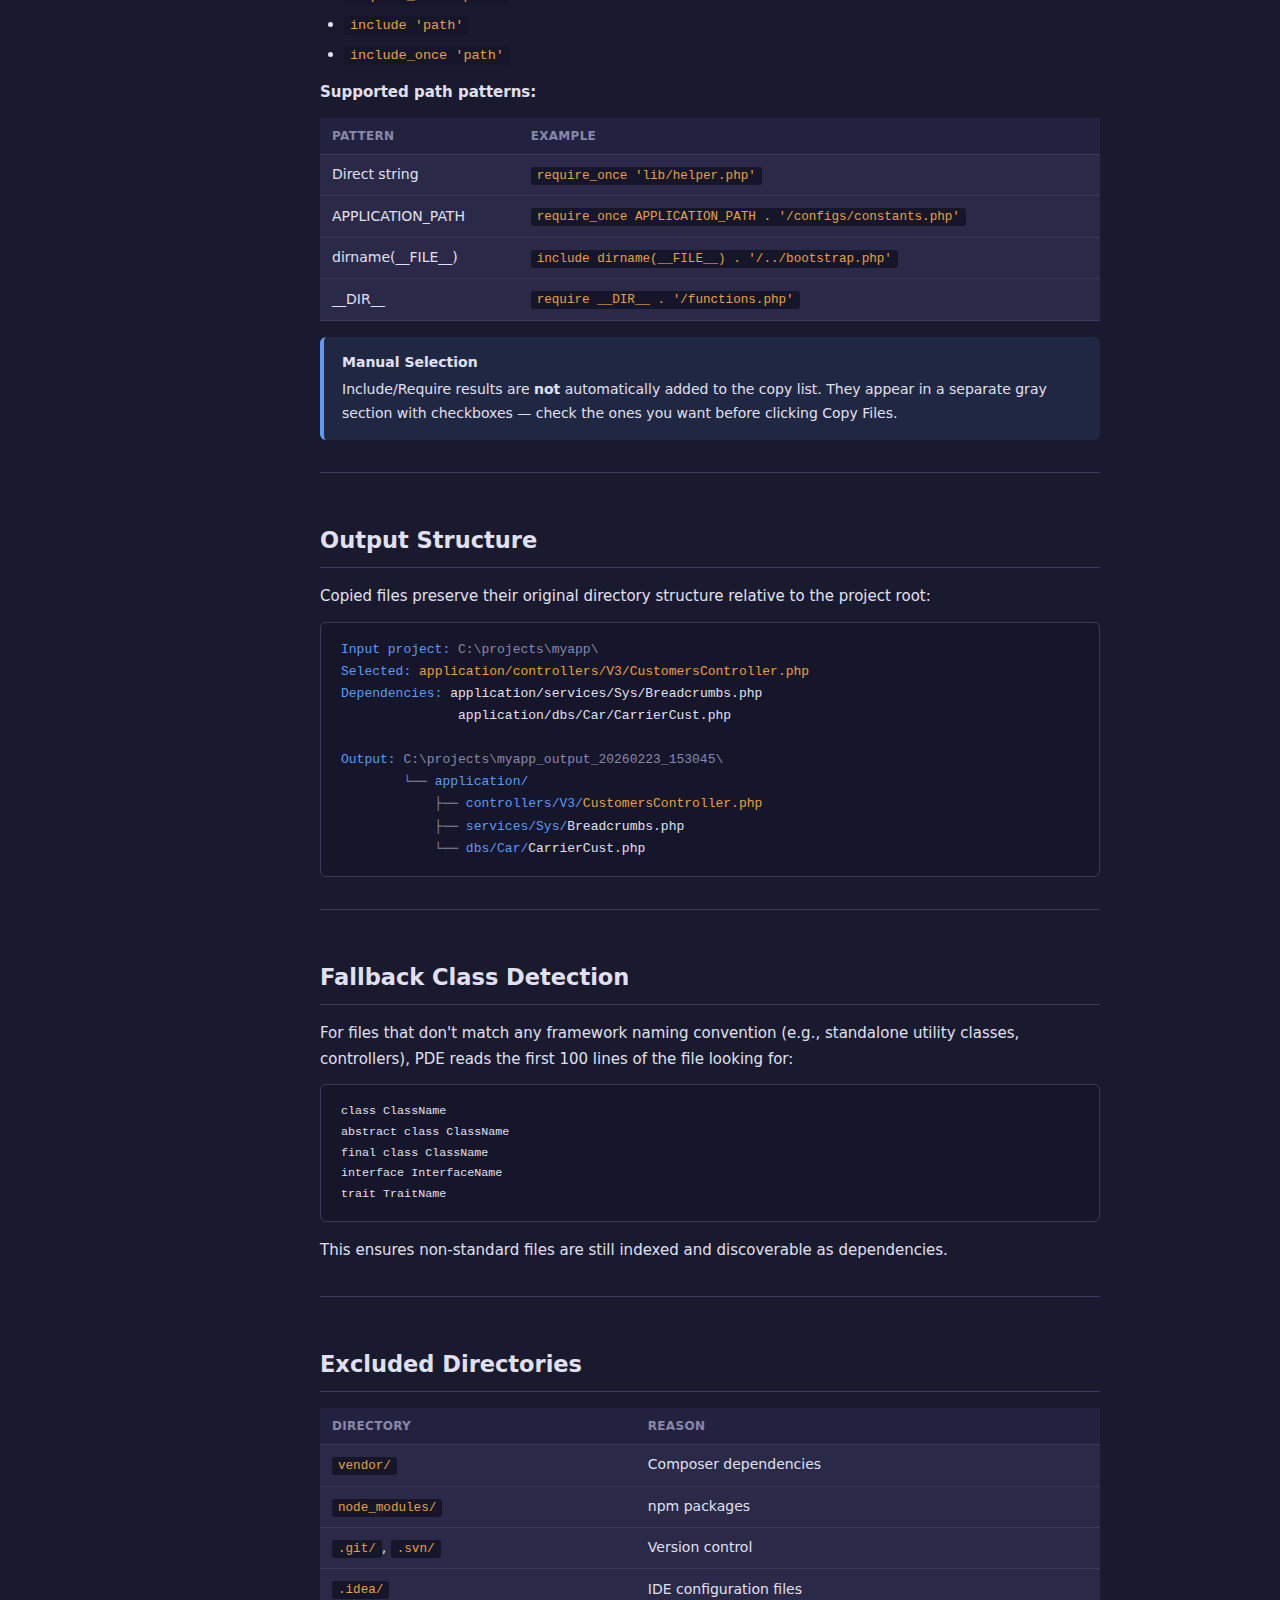
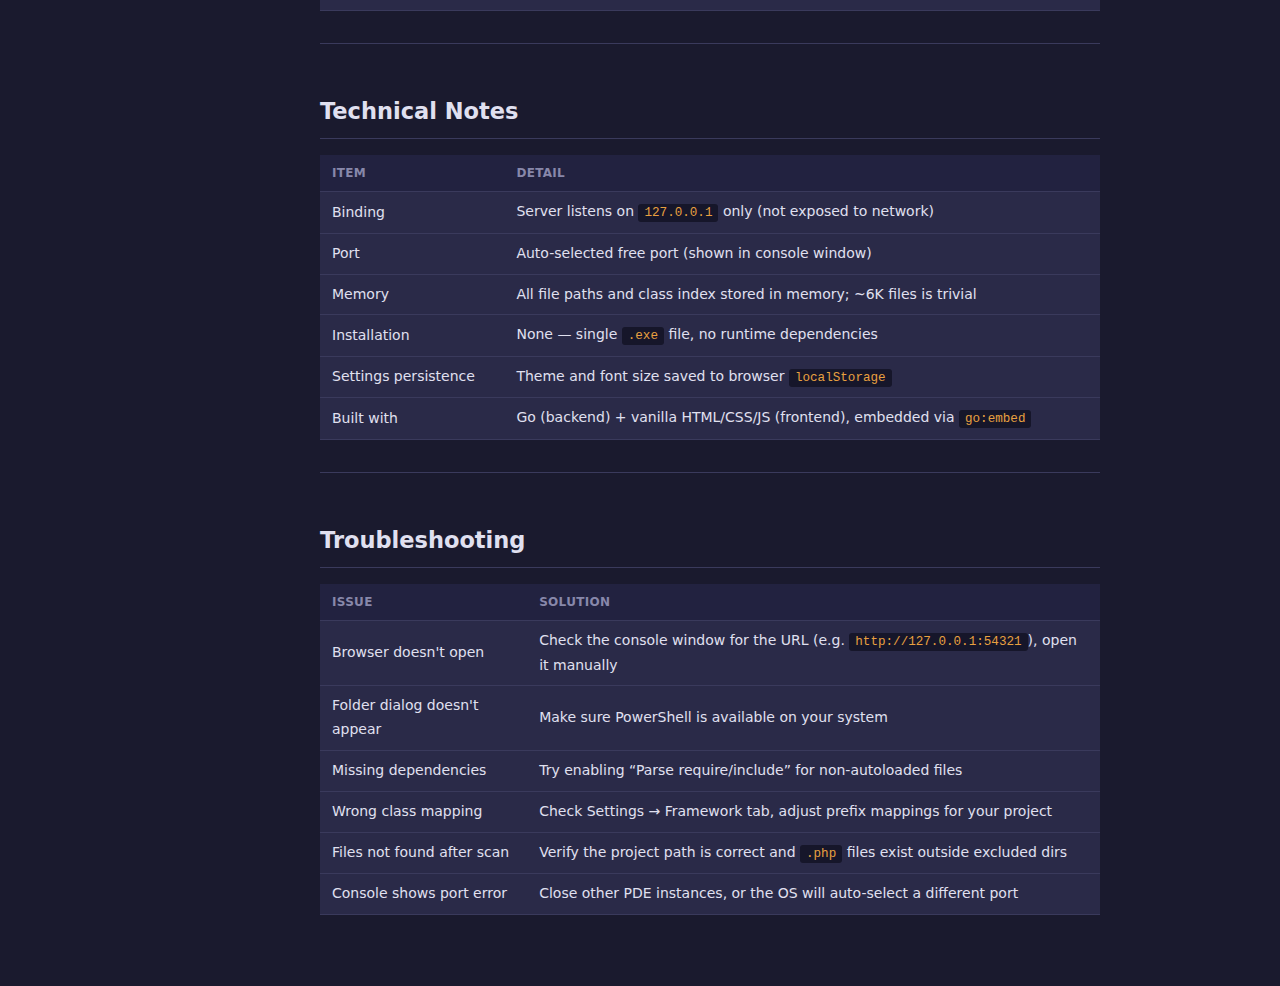
<file: manual.html>
<!DOCTYPE html>
<html lang="en">
<head>
<meta charset="UTF-8">
<meta name="viewport" content="width=device-width, initial-scale=1.0">
<title>PHP Dependency Extractor - User Manual</title>
<style>
:root {
    --bg: #1a1a2e;
    --surface: #222240;
    --surface2: #2a2a48;
    --border: #3a3a5c;
    --text: #e0e0f0;
    --text-dim: #8888aa;
    --blue: #5b9bf5;
    --orange: #e8a040;
    --green: #50c878;
    --code-bg: #16162a;
    --link: #6db3f8;
}

* { margin: 0; padding: 0; box-sizing: border-box; }

body {
    font-family: 'Segoe UI', system-ui, -apple-system, sans-serif;
    background: var(--bg);
    color: var(--text);
    line-height: 1.7;
    font-size: 15px;
}

/* Layout */
.wrapper {
    display: flex;
    min-height: 100vh;
}

/* Sidebar TOC */
.sidebar {
    width: 260px;
    background: var(--surface);
    border-right: 1px solid var(--border);
    padding: 24px 0;
    position: fixed;
    top: 0;
    left: 0;
    bottom: 0;
    overflow-y: auto;
}

.sidebar-title {
    padding: 0 20px 16px;
    font-size: 14px;
    font-weight: 700;
    color: var(--blue);
    text-transform: uppercase;
    letter-spacing: 0.5px;
}

.sidebar a {
    display: block;
    padding: 5px 20px;
    color: var(--text-dim);
    text-decoration: none;
    font-size: 13px;
    border-left: 3px solid transparent;
    transition: all 0.15s;
}

.sidebar a:hover {
    color: var(--text);
    background: var(--surface2);
}

.sidebar a.active {
    color: var(--blue);
    border-left-color: var(--blue);
    background: var(--surface2);
}

.sidebar a.sub {
    padding-left: 36px;
    font-size: 12px;
}

/* Main content */
.content {
    margin-left: 260px;
    padding: 40px 60px 80px;
    max-width: 900px;
}

/* Typography */
h1 {
    font-size: 2em;
    margin-bottom: 8px;
    color: var(--text);
}

h1 small {
    display: block;
    font-size: 0.45em;
    font-weight: 400;
    color: var(--text-dim);
    margin-top: 4px;
}

h2 {
    font-size: 1.5em;
    margin-top: 48px;
    margin-bottom: 16px;
    padding-bottom: 8px;
    border-bottom: 1px solid var(--border);
    color: var(--text);
}

h3 {
    font-size: 1.15em;
    margin-top: 32px;
    margin-bottom: 12px;
    color: var(--blue);
}

p {
    margin-bottom: 12px;
}

a { color: var(--link); }

strong { color: var(--text); }

hr {
    border: none;
    border-top: 1px solid var(--border);
    margin: 32px 0;
}

/* Lists */
ul, ol {
    margin-bottom: 12px;
    padding-left: 24px;
}

li {
    margin-bottom: 4px;
}

/* Tables */
table {
    width: 100%;
    border-collapse: collapse;
    margin-bottom: 16px;
    font-size: 14px;
}

th, td {
    padding: 8px 12px;
    text-align: left;
    border-bottom: 1px solid var(--border);
}

th {
    background: var(--surface);
    color: var(--text-dim);
    font-weight: 600;
    font-size: 12px;
    text-transform: uppercase;
    letter-spacing: 0.3px;
}

td {
    background: var(--surface2);
}

tr:hover td {
    background: var(--surface);
}

/* Code */
code {
    background: var(--code-bg);
    padding: 2px 6px;
    border-radius: 3px;
    font-family: 'Cascadia Code', 'Consolas', monospace;
    font-size: 0.9em;
    color: var(--orange);
}

pre {
    background: var(--code-bg);
    border: 1px solid var(--border);
    border-radius: 6px;
    padding: 16px 20px;
    overflow-x: auto;
    margin-bottom: 16px;
    font-family: 'Cascadia Code', 'Consolas', monospace;
    font-size: 13px;
    line-height: 1.6;
}

pre code {
    background: none;
    padding: 0;
    color: var(--text);
}

/* Badges */
.badge {
    display: inline-block;
    padding: 2px 10px;
    border-radius: 10px;
    font-size: 12px;
    font-weight: 600;
}
.badge-blue { background: var(--blue); color: #fff; }
.badge-orange { background: var(--orange); color: #1a1a2e; }
.badge-gray { background: #666688; color: #fff; }

/* Numbered steps */
.steps {
    counter-reset: step;
    list-style: none;
    padding-left: 0;
}

.steps li {
    counter-increment: step;
    padding: 8px 0 8px 40px;
    position: relative;
    margin-bottom: 4px;
}

.steps li::before {
    content: counter(step);
    position: absolute;
    left: 0;
    top: 8px;
    width: 26px;
    height: 26px;
    background: var(--blue);
    color: #fff;
    border-radius: 50%;
    font-size: 13px;
    font-weight: 700;
    text-align: center;
    line-height: 26px;
}

/* Callout boxes */
.callout {
    padding: 14px 18px;
    border-radius: 6px;
    margin-bottom: 16px;
    border-left: 4px solid;
    font-size: 14px;
}

.callout-info {
    background: rgba(91,155,245,0.1);
    border-left-color: var(--blue);
}

.callout-tip {
    background: rgba(80,200,120,0.1);
    border-left-color: var(--green);
}

.callout-title {
    font-weight: 700;
    margin-bottom: 4px;
}

/* File tree diagram */
.file-tree {
    background: var(--code-bg);
    border: 1px solid var(--border);
    border-radius: 6px;
    padding: 16px 20px;
    font-family: 'Cascadia Code', 'Consolas', monospace;
    font-size: 13px;
    line-height: 1.7;
    margin-bottom: 16px;
    color: var(--text-dim);
}

.file-tree .dir { color: var(--blue); }
.file-tree .file { color: var(--text); }
.file-tree .highlight { color: var(--orange); }

/* Keyboard shortcut */
kbd {
    background: var(--surface2);
    border: 1px solid var(--border);
    border-radius: 3px;
    padding: 1px 6px;
    font-family: 'Cascadia Code', 'Consolas', monospace;
    font-size: 0.85em;
}

/* Responsive */
@media (max-width: 800px) {
    .sidebar { display: none; }
    .content { margin-left: 0; padding: 24px 20px 60px; }
}
</style>
</head>
<body>
<div class="wrapper">

<!-- Sidebar TOC -->
<nav class="sidebar">
    <div class="sidebar-title">PDE Manual</div>
    <a href="#overview">Overview</a>
    <a href="#quick-start">Quick Start</a>
    <a href="#interface">Interface</a>
    <a href="#toolbar" class="sub">Toolbar</a>
    <a href="#file-tree" class="sub">File Tree</a>
    <a href="#dependencies" class="sub">Dependencies Panel</a>
    <a href="#status-bar" class="sub">Status Bar</a>
    <a href="#settings">Settings</a>
    <a href="#settings-general" class="sub">General</a>
    <a href="#settings-framework" class="sub">Framework</a>
    <a href="#settings-about" class="sub">About</a>
    <a href="#framework-support">Framework Support</a>
    <a href="#fw-zf1" class="sub">ZF1</a>
    <a href="#fw-cakephp" class="sub">CakePHP</a>
    <a href="#fw-laravel" class="sub">Laravel</a>
    <a href="#require-include">Require/Include Parsing</a>
    <a href="#output-structure">Output Structure</a>
    <a href="#fallback">Fallback Detection</a>
    <a href="#excluded-dirs">Excluded Directories</a>
    <a href="#technical">Technical Notes</a>
    <a href="#troubleshooting">Troubleshooting</a>
</nav>

<!-- Main content -->
<main class="content">

<h1>PHP Dependency Extractor <small>User Manual &mdash; v0.1.0</small></h1>

<!-- Overview -->
<h2 id="overview">Overview</h2>
<p>PHP Dependency Extractor (PDE) is a standalone Windows tool for extracting PHP source files and their dependencies from large projects. It automatically discovers class dependencies through framework naming conventions and regex parsing, then copies everything to an isolated folder for analysis.</p>

<div class="callout callout-info">
    <div class="callout-title">Use Case</div>
    You have a 5000+ file PHP project and need to extract a small subset of related files (e.g., a controller and all its dependencies) to share with an AI assistant or for code review.
</div>

<p><strong>Key features:</strong></p>
<ul>
    <li>Zero dependencies &mdash; single <code>.exe</code>, no runtime needed</li>
    <li>Web-based UI that opens automatically in your browser</li>
    <li>Supports ZF1, CakePHP, and Laravel naming conventions</li>
    <li>Automatic class dependency discovery via regex parsing</li>
    <li>Optional <code>require</code>/<code>include</code> statement parsing</li>
    <li>Preserves directory structure in output</li>
</ul>

<hr>

<!-- Quick Start -->
<h2 id="quick-start">Quick Start</h2>
<ol class="steps">
    <li>Double-click <code>php-dep-extractor.exe</code></li>
    <li>Browser opens automatically at <code>http://127.0.0.1:&lt;port&gt;</code></li>
    <li>Click <strong>Browse</strong> next to Project to select your PHP project directory</li>
    <li>Select a <strong>Framework</strong> (ZF1 / CakePHP / Laravel)</li>
    <li>Click <strong>Scan</strong> to index the project</li>
    <li>Check files in the tree you want to extract</li>
    <li>Click <strong>Analyze</strong> to discover dependencies</li>
    <li>Click <strong>Copy Files</strong> to export</li>
</ol>

<hr>

<!-- Interface -->
<h2 id="interface">Interface</h2>

<h3 id="toolbar">Toolbar</h3>
<table>
    <tr><th>Control</th><th>Description</th></tr>
    <tr><td><strong>Project</strong></td><td>Path to your PHP project root. Click Browse to select via Windows folder dialog.</td></tr>
    <tr><td><strong>Output</strong></td><td>Where to copy extracted files. If left empty, auto-generates a sibling folder: <code>{project}_output_{timestamp}</code>. Double-click the field to reset to auto mode.</td></tr>
    <tr><td><strong>Framework</strong></td><td>Select your framework for correct class name resolution: ZF1, CakePHP, or Laravel.</td></tr>
    <tr><td><strong>Parse require/include</strong></td><td>Enable optional parsing of <code>require</code>/<code>include</code> statements. Results appear in a separate section for manual selection.</td></tr>
    <tr><td><strong>Scan</strong></td><td>Traverse the project directory, build the file tree and class name index.</td></tr>
    <tr><td><strong>Analyze</strong></td><td>Parse selected files for class references and resolve dependencies.</td></tr>
    <tr><td><strong>Copy Files</strong></td><td>Copy all selected files + dependencies to the output directory.</td></tr>
    <tr><td><strong>Settings</strong></td><td>Open settings panel (theme, font size, framework prefix mappings).</td></tr>
</table>

<h3 id="file-tree">Left Panel &mdash; File Tree</h3>
<ul>
    <li>Displays all <code>.php</code> files found in the project</li>
    <li><strong>Collapsed by default</strong> &mdash; click a folder to expand one level at a time</li>
    <li>Click a checkbox (or click the file row) to select/deselect files</li>
    <li>Use the <strong>search box</strong> to filter files by path &mdash; matching directories auto-expand</li>
</ul>

<h3 id="dependencies">Right Panel &mdash; Dependencies</h3>
<p>After clicking Analyze, three sections appear:</p>
<table>
    <tr><th>Section</th><th>Color</th><th>Description</th></tr>
    <tr><td><span class="badge badge-blue">Selected</span></td><td>Blue</td><td>Files you manually checked in the tree</td></tr>
    <tr><td><span class="badge badge-orange">Dependencies</span></td><td>Orange</td><td>Auto-discovered class dependencies, showing which class, reference type (<code>new</code>, <code>extends</code>, <code>static</code>, etc.) and which selected file references it</td></tr>
    <tr><td><span class="badge badge-gray">Include/Require</span></td><td>Gray</td><td>Only shown when &ldquo;Parse require/include&rdquo; is enabled. Each entry has a checkbox &mdash; check the ones you want to include in the copy</td></tr>
</table>

<h3 id="status-bar">Status Bar</h3>
<ul>
    <li><strong>Left</strong>: current operation status message</li>
    <li><strong>Right</strong>: file counts (Selected / Dependencies / Total) and version number</li>
</ul>

<hr>

<!-- Settings -->
<h2 id="settings">Settings</h2>
<p>Click the <strong>Settings</strong> button to open the settings panel. It has three tabs:</p>

<h3 id="settings-general">General</h3>
<ul>
    <li><strong>Theme</strong>: Choose between Dark, Light, or System (follows your Windows appearance setting). Persists across sessions.</li>
    <li><strong>Font Size</strong>: Adjust from 11px to 18px using the slider or +/&minus; buttons. Default is 13px. Persists across sessions.</li>
</ul>

<h3 id="settings-framework">Framework</h3>
<p>Configure <strong>ZF1 prefix mappings</strong> &mdash; the rules that map class name prefixes to directories under <code>application/</code>:</p>
<table>
    <tr><th>Prefix</th><th>Directory</th><th>Example</th></tr>
    <tr><td><code>Parent_</code></td><td><code>parents/</code></td><td><code>Parent_DbTable_Car_X</code> &rarr; <code>parents/DbTable/Car/X.php</code></td></tr>
    <tr><td><code>DbTable_</code></td><td><code>dbs/</code></td><td><code>DbTable_Car_CarrierCust</code> &rarr; <code>dbs/Car/CarrierCust.php</code></td></tr>
    <tr><td><code>Service_</code></td><td><code>services/</code></td><td><code>Service_Sys_Breadcrumbs</code> &rarr; <code>services/Sys/Breadcrumbs.php</code></td></tr>
    <tr><td><code>Model_</code></td><td><code>models/</code></td><td><code>Model_Car_CarrierCust</code> &rarr; <code>models/Car/CarrierCust.php</code></td></tr>
    <tr><td><code>Form_</code></td><td><code>forms/</code></td><td><code>Form_Login</code> &rarr; <code>forms/Login.php</code></td></tr>
</table>
<p>You can add, remove, or modify rows. Click <strong>Save Mappings</strong> to apply.</p>

<h3 id="settings-about">About</h3>
<p>Version info, supported frameworks, and tool description.</p>

<hr>

<!-- Framework Support -->
<h2 id="framework-support">Framework Support</h2>

<h3 id="fw-zf1">ZF1 (Zend Framework 1)</h3>
<p><strong>Class resolution</strong>: Underscore-separated class names map to directory paths.</p>
<pre><code>Model_Car_CarrierCust  &rarr;  application/models/Car/CarrierCust.php
DbTable_Ord_Order      &rarr;  application/dbs/Ord/Order.php
Service_Api_StarTrack  &rarr;  application/services/Api/StarTrack.php</code></pre>

<p><strong>Detection patterns</strong>:</p>
<ul>
    <li><code>new ClassName()</code> &mdash; instantiation</li>
    <li><code>extends ClassName</code> &mdash; inheritance</li>
    <li><code>implements InterfaceName</code> &mdash; interface implementation</li>
    <li><code>ClassName::method()</code> &mdash; static calls</li>
    <li><code>function foo(ClassName $bar)</code> &mdash; type hints</li>
</ul>

<div class="callout callout-tip">
    <div class="callout-title">Auto-filtered</div>
    Classes starting with <code>Zend_</code>, <code>ZendX_</code>, and PHP built-ins (<code>stdClass</code>, <code>Exception</code>, <code>DateTime</code>, etc.) are automatically excluded from dependency results.
</div>

<h3 id="fw-cakephp">CakePHP</h3>
<p><strong>Class resolution</strong>: Based on CakePHP 2.x directory conventions.</p>
<table>
    <tr><th>Type</th><th>Directory</th></tr>
    <tr><td>Model</td><td><code>Model/</code></td></tr>
    <tr><td>Controller</td><td><code>Controller/</code></td></tr>
    <tr><td>Component</td><td><code>Controller/Component/</code></td></tr>
    <tr><td>Behavior</td><td><code>Model/Behavior/</code></td></tr>
    <tr><td>Helper</td><td><code>View/Helper/</code></td></tr>
</table>
<p><strong>Detection</strong>: <code>App::uses('ClassName', 'Type')</code> and <code>App::import('Type', 'ClassName')</code></p>

<h3 id="fw-laravel">Laravel</h3>
<p><strong>Class resolution</strong>: PSR-4 namespace to path mapping.</p>
<pre><code>App\Models\User                          &rarr;  app/Models/User.php
App\Http\Controllers\OrderController     &rarr;  app/Http/Controllers/OrderController.php
App\Services\ShippingService             &rarr;  app/Services/ShippingService.php</code></pre>
<p><strong>Detection</strong>: <code>use App\Models\User</code> statements and namespace-qualified class references.</p>

<hr>

<!-- Require/Include -->
<h2 id="require-include">Require/Include Parsing</h2>
<p>When enabled via the toolbar checkbox, PDE scans selected files for:</p>
<ul>
    <li><code>require 'path'</code></li>
    <li><code>require_once 'path'</code></li>
    <li><code>include 'path'</code></li>
    <li><code>include_once 'path'</code></li>
</ul>

<p><strong>Supported path patterns:</strong></p>
<table>
    <tr><th>Pattern</th><th>Example</th></tr>
    <tr><td>Direct string</td><td><code>require_once 'lib/helper.php'</code></td></tr>
    <tr><td>APPLICATION_PATH</td><td><code>require_once APPLICATION_PATH . '/configs/constants.php'</code></td></tr>
    <tr><td>dirname(__FILE__)</td><td><code>include dirname(__FILE__) . '/../bootstrap.php'</code></td></tr>
    <tr><td>__DIR__</td><td><code>require __DIR__ . '/functions.php'</code></td></tr>
</table>

<div class="callout callout-info">
    <div class="callout-title">Manual Selection</div>
    Include/Require results are <strong>not</strong> automatically added to the copy list. They appear in a separate gray section with checkboxes &mdash; check the ones you want before clicking Copy Files.
</div>

<hr>

<!-- Output Structure -->
<h2 id="output-structure">Output Structure</h2>
<p>Copied files preserve their original directory structure relative to the project root:</p>

<div class="file-tree">
<span class="dir">Input project:</span> C:\projects\myapp\<br>
<span class="dir">Selected:</span>      <span class="highlight">application/controllers/V3/CustomersController.php</span><br>
<span class="dir">Dependencies:</span>  <span class="file">application/services/Sys/Breadcrumbs.php</span><br>
&nbsp;&nbsp;&nbsp;&nbsp;&nbsp;&nbsp;&nbsp;&nbsp;&nbsp;&nbsp;&nbsp;&nbsp;&nbsp;&nbsp;&nbsp;<span class="file">application/dbs/Car/CarrierCust.php</span><br>
<br>
<span class="dir">Output:</span> C:\projects\myapp_output_20260223_153045\<br>
&nbsp;&nbsp;&nbsp;&nbsp;&nbsp;&nbsp;&nbsp;&nbsp;&#9492;&#9472;&#9472; <span class="dir">application/</span><br>
&nbsp;&nbsp;&nbsp;&nbsp;&nbsp;&nbsp;&nbsp;&nbsp;&nbsp;&nbsp;&nbsp;&nbsp;&#9500;&#9472;&#9472; <span class="dir">controllers/V3/</span><span class="highlight">CustomersController.php</span><br>
&nbsp;&nbsp;&nbsp;&nbsp;&nbsp;&nbsp;&nbsp;&nbsp;&nbsp;&nbsp;&nbsp;&nbsp;&#9500;&#9472;&#9472; <span class="dir">services/Sys/</span><span class="file">Breadcrumbs.php</span><br>
&nbsp;&nbsp;&nbsp;&nbsp;&nbsp;&nbsp;&nbsp;&nbsp;&nbsp;&nbsp;&nbsp;&nbsp;&#9492;&#9472;&#9472; <span class="dir">dbs/Car/</span><span class="file">CarrierCust.php</span>
</div>

<hr>

<!-- Fallback -->
<h2 id="fallback">Fallback Class Detection</h2>
<p>For files that don't match any framework naming convention (e.g., standalone utility classes, controllers), PDE reads the first 100 lines of the file looking for:</p>
<pre><code>class ClassName
abstract class ClassName
final class ClassName
interface InterfaceName
trait TraitName</code></pre>
<p>This ensures non-standard files are still indexed and discoverable as dependencies.</p>

<hr>

<!-- Excluded Dirs -->
<h2 id="excluded-dirs">Excluded Directories</h2>
<table>
    <tr><th>Directory</th><th>Reason</th></tr>
    <tr><td><code>vendor/</code></td><td>Composer dependencies</td></tr>
    <tr><td><code>node_modules/</code></td><td>npm packages</td></tr>
    <tr><td><code>.git/</code>, <code>.svn/</code></td><td>Version control</td></tr>
    <tr><td><code>.idea/</code></td><td>IDE configuration files</td></tr>
</table>

<hr>

<!-- Technical -->
<h2 id="technical">Technical Notes</h2>
<table>
    <tr><th>Item</th><th>Detail</th></tr>
    <tr><td>Binding</td><td>Server listens on <code>127.0.0.1</code> only (not exposed to network)</td></tr>
    <tr><td>Port</td><td>Auto-selected free port (shown in console window)</td></tr>
    <tr><td>Memory</td><td>All file paths and class index stored in memory; ~6K files is trivial</td></tr>
    <tr><td>Installation</td><td>None &mdash; single <code>.exe</code> file, no runtime dependencies</td></tr>
    <tr><td>Settings persistence</td><td>Theme and font size saved to browser <code>localStorage</code></td></tr>
    <tr><td>Built with</td><td>Go (backend) + vanilla HTML/CSS/JS (frontend), embedded via <code>go:embed</code></td></tr>
</table>

<hr>

<!-- Troubleshooting -->
<h2 id="troubleshooting">Troubleshooting</h2>
<table>
    <tr><th>Issue</th><th>Solution</th></tr>
    <tr><td>Browser doesn't open</td><td>Check the console window for the URL (e.g. <code>http://127.0.0.1:54321</code>), open it manually</td></tr>
    <tr><td>Folder dialog doesn't appear</td><td>Make sure PowerShell is available on your system</td></tr>
    <tr><td>Missing dependencies</td><td>Try enabling &ldquo;Parse require/include&rdquo; for non-autoloaded files</td></tr>
    <tr><td>Wrong class mapping</td><td>Check Settings &rarr; Framework tab, adjust prefix mappings for your project</td></tr>
    <tr><td>Files not found after scan</td><td>Verify the project path is correct and <code>.php</code> files exist outside excluded dirs</td></tr>
    <tr><td>Console shows port error</td><td>Close other PDE instances, or the OS will auto-select a different port</td></tr>
</table>

</main>
</div>

<!-- Sidebar scroll highlight -->
<script>
(function() {
    const links = document.querySelectorAll('.sidebar a');
    const sections = [];
    links.forEach(a => {
        const id = a.getAttribute('href')?.replace('#','');
        if (id) {
            const el = document.getElementById(id);
            if (el) sections.push({ el, a });
        }
    });

    function onScroll() {
        const scrollY = window.scrollY + 80;
        let current = sections[0];
        for (const s of sections) {
            if (s.el.offsetTop <= scrollY) current = s;
        }
        links.forEach(a => a.classList.remove('active'));
        if (current) current.a.classList.add('active');
    }

    window.addEventListener('scroll', onScroll);
    onScroll();
})();
</script>
</body>
</html>
</file>
<file: web/style.css>
* { margin: 0; padding: 0; box-sizing: border-box; }

/* ===== Dark theme (default) ===== */
:root, [data-theme="dark"] {
    --bg: #1e1e2e;
    --surface: #282840;
    --surface2: #313150;
    --border: #444466;
    --text: #e0e0f0;
    --text-dim: #8888aa;
    --blue: #5b9bf5;
    --orange: #e8a040;
    --gray: #777799;
    --green: #50c878;
    --red: #e05050;
    --hover: #363658;
    --progress-bg: #1a1a2e;
    --progress-track: #2a2a44;
    --scrollbar-track: #1e1e2e;
    --scrollbar-thumb: #444466;
}

/* ===== Light theme ===== */
[data-theme="light"] {
    --bg: #f5f5f8;
    --surface: #ffffff;
    --surface2: #e8e8ee;
    --border: #ccccdd;
    --text: #2a2a3a;
    --text-dim: #6666888;
    --blue: #3a7be0;
    --orange: #d08020;
    --gray: #888899;
    --green: #38a060;
    --red: #d04040;
    --hover: #e0e0ee;
    --progress-bg: #e0e0ea;
    --progress-track: #d0d0dd;
    --scrollbar-track: #f0f0f4;
    --scrollbar-thumb: #bbbbcc;
}

body {
    font-family: 'Segoe UI', system-ui, -apple-system, sans-serif;
    font-size: var(--base-font-size, 13px);
    background: var(--bg);
    color: var(--text);
    height: 100vh;
    display: flex;
    flex-direction: column;
    overflow: hidden;
}

/* Toolbar */
.toolbar {
    display: flex;
    align-items: center;
    gap: 8px;
    padding: 8px 12px;
    background: var(--surface);
    border-bottom: 1px solid var(--border);
    flex-wrap: wrap;
}

.toolbar label {
    font-size: 0.9em;
    color: var(--text-dim);
}

.toolbar input[type="text"] {
    background: var(--surface2);
    border: 1px solid var(--border);
    color: var(--text);
    padding: 4px 8px;
    border-radius: 4px;
    font-size: 1em;
}

.toolbar input[type="text"]:focus {
    outline: none;
    border-color: var(--blue);
}

.path-input {
    width: 280px;
}

.toolbar select {
    background: var(--surface2);
    border: 1px solid var(--border);
    color: var(--text);
    padding: 4px 8px;
    border-radius: 4px;
    font-size: 1em;
}

.btn {
    padding: 5px 14px;
    border: none;
    border-radius: 4px;
    font-size: 1em;
    cursor: pointer;
    transition: background 0.15s;
    position: relative;
}

.btn-primary {
    background: var(--blue);
    color: #fff;
}
.btn-primary:hover { background: #4a8ae4; }
.btn-primary:disabled { background: var(--surface2); color: var(--text-dim); cursor: default; }

.btn-success {
    background: var(--green);
    color: #fff;
}
.btn-success:hover { background: #40b868; }
.btn-success:disabled { background: var(--surface2); color: var(--text-dim); cursor: default; }

.btn-secondary {
    background: var(--surface2);
    color: var(--text);
    border: 1px solid var(--border);
}
.btn-secondary:hover { background: var(--hover); }

.toolbar-group {
    display: flex;
    align-items: center;
    gap: 6px;
}

.toolbar-sep {
    width: 1px;
    height: 24px;
    background: var(--border);
    margin: 0 4px;
}

.checkbox-label {
    display: flex;
    align-items: center;
    gap: 4px;
    font-size: 1em;
    cursor: pointer;
}

/* Main content area */
.main {
    display: flex;
    flex: 1;
    overflow: hidden;
}

/* Left panel - File tree */
.panel-left {
    width: 400px;
    min-width: 250px;
    border-right: 1px solid var(--border);
    display: flex;
    flex-direction: column;
    background: var(--surface);
}

.panel-header {
    padding: 8px 12px;
    font-size: 0.9em;
    font-weight: 600;
    color: var(--text-dim);
    text-transform: uppercase;
    letter-spacing: 0.5px;
    border-bottom: 1px solid var(--border);
    display: flex;
    justify-content: space-between;
    align-items: center;
}

.search-box {
    padding: 6px 12px;
    border-bottom: 1px solid var(--border);
}

.search-box input {
    width: 100%;
    background: var(--bg);
    border: 1px solid var(--border);
    color: var(--text);
    padding: 5px 8px;
    border-radius: 4px;
    font-size: 1em;
}
.search-box input:focus {
    outline: none;
    border-color: var(--blue);
}

.tree-container {
    flex: 1;
    overflow: auto;
    padding: 4px 0;
}

/* Tree styles */
.tree-node {
    user-select: none;
}

.tree-item {
    display: flex;
    align-items: center;
    padding: 2px 8px;
    cursor: pointer;
    font-size: 1em;
    gap: 4px;
}

.tree-item:hover {
    background: var(--hover);
}

.tree-toggle {
    width: 16px;
    text-align: center;
    color: var(--text-dim);
    font-size: 0.75em;
    flex-shrink: 0;
}

.tree-icon {
    flex-shrink: 0;
    font-size: 1.1em;
}

.tree-checkbox {
    flex-shrink: 0;
    accent-color: var(--blue);
}

.tree-name {
    overflow: hidden;
    text-overflow: ellipsis;
    white-space: nowrap;
}

.tree-children {
    padding-left: 16px;
}

.tree-children.collapsed {
    display: none;
}

/* Right panel - Results */
.panel-right {
    flex: 1;
    display: flex;
    flex-direction: column;
    overflow: hidden;
}

.results-container {
    flex: 1;
    overflow: auto;
    padding: 8px 12px;
}

.section {
    margin-bottom: 16px;
}

.section-title {
    font-size: 1em;
    font-weight: 600;
    margin-bottom: 6px;
    display: flex;
    align-items: center;
    gap: 8px;
}

.badge {
    display: inline-block;
    padding: 1px 8px;
    border-radius: 10px;
    font-size: 0.85em;
    font-weight: 600;
}

.badge-blue { background: var(--blue); color: #fff; }
.badge-orange { background: var(--orange); color: #1e1e2e; }
.badge-gray { background: var(--gray); color: #fff; }

.file-item {
    display: flex;
    align-items: center;
    padding: 4px 8px;
    font-size: 1em;
    border-radius: 4px;
    gap: 6px;
}

.file-item:hover {
    background: var(--hover);
}

.file-path {
    font-family: 'Cascadia Code', 'Consolas', monospace;
    font-size: 0.92em;
}

.file-ref {
    color: var(--text-dim);
    font-size: 0.85em;
    margin-left: auto;
    flex-shrink: 0;
}

.include-item {
    display: flex;
    align-items: center;
    padding: 4px 8px;
    font-size: 0.92em;
    gap: 6px;
}

.include-item .raw-path {
    color: var(--text-dim);
    font-family: monospace;
    font-size: 0.85em;
}

/* Status bar */
.statusbar {
    padding: 6px 12px;
    background: var(--surface);
    border-top: 1px solid var(--border);
    font-size: 0.9em;
    color: var(--text-dim);
    display: flex;
    justify-content: space-between;
    align-items: center;
    gap: 12px;
}

.statusbar-left {
    display: flex;
    align-items: center;
    gap: 8px;
    flex: 1;
    min-width: 0;
}

.statusbar-right {
    display: flex;
    align-items: center;
    gap: 12px;
    flex-shrink: 0;
}

.version {
    color: var(--text-dim);
    opacity: 0.7;
}

/* ===== Progress overlay ===== */
.progress-overlay {
    display: none;
    position: fixed;
    top: 0; left: 0; right: 0; bottom: 0;
    background: rgba(0,0,0,0.45);
    z-index: 200;
    justify-content: center;
    align-items: center;
}
.progress-overlay.active {
    display: flex;
}

.progress-card {
    background: var(--surface);
    border: 1px solid var(--border);
    border-radius: 12px;
    padding: 32px 40px;
    min-width: 360px;
    text-align: center;
    box-shadow: 0 8px 32px rgba(0,0,0,0.3);
}

.progress-spinner {
    width: 48px;
    height: 48px;
    border: 4px solid var(--progress-track);
    border-top-color: var(--blue);
    border-radius: 50%;
    animation: spin 0.7s linear infinite;
    margin: 0 auto 16px;
}

.progress-title {
    font-size: 1.15em;
    font-weight: 600;
    margin-bottom: 8px;
}

.progress-detail {
    color: var(--text-dim);
    font-size: 0.92em;
    margin-bottom: 16px;
}

.progress-bar-container {
    width: 100%;
    height: 6px;
    background: var(--progress-track);
    border-radius: 3px;
    overflow: hidden;
}

.progress-bar {
    height: 100%;
    background: var(--blue);
    border-radius: 3px;
    transition: width 0.3s ease;
    width: 0%;
}

/* Indeterminate progress bar animation */
.progress-bar.indeterminate {
    width: 30%;
    animation: indeterminate 1.5s ease-in-out infinite;
}

@keyframes indeterminate {
    0%   { transform: translateX(-100%); }
    100% { transform: translateX(433%); }
}

@keyframes spin { to { transform: rotate(360deg); } }

/* Settings modal */
.modal-overlay {
    display: none;
    position: fixed;
    top: 0; left: 0; right: 0; bottom: 0;
    background: rgba(0,0,0,0.6);
    z-index: 100;
    justify-content: center;
    align-items: center;
}
.modal-overlay.active {
    display: flex;
}

.modal {
    background: var(--surface);
    border: 1px solid var(--border);
    border-radius: 10px;
    padding: 0;
    min-width: 450px;
    max-height: 80vh;
    overflow: hidden;
    display: flex;
    flex-direction: column;
}

.modal-lg {
    width: 540px;
}

.modal-header {
    display: flex;
    justify-content: space-between;
    align-items: center;
    padding: 16px 20px 0;
}

.modal-header h2 {
    font-size: 1.2em;
    margin: 0;
}

.modal-close {
    font-size: 1.3em;
}
.modal-close:hover { color: var(--text); }

/* Tabs */
.tabs {
    display: flex;
    gap: 0;
    padding: 0 20px;
    margin-top: 12px;
    border-bottom: 1px solid var(--border);
}

.tab {
    background: none;
    border: none;
    color: var(--text-dim);
    padding: 8px 16px;
    font-size: 0.95em;
    cursor: pointer;
    border-bottom: 2px solid transparent;
    transition: color 0.15s, border-color 0.15s;
}
.tab:hover { color: var(--text); }
.tab.active {
    color: var(--blue);
    border-bottom-color: var(--blue);
    font-weight: 600;
}

.tab-content {
    display: none;
    padding: 16px 20px 20px;
    overflow-y: auto;
    flex: 1;
}
.tab-content.active { display: block; }

/* Setting groups */
.setting-group {
    margin-bottom: 20px;
}

.setting-label {
    display: block;
    font-size: 0.95em;
    font-weight: 600;
    margin-bottom: 8px;
    color: var(--text);
}

.setting-hint {
    font-size: 0.85em;
    color: var(--text-dim);
    margin-top: 4px;
}

.setting-hint code {
    background: var(--surface2);
    padding: 1px 5px;
    border-radius: 3px;
    font-size: 0.95em;
}

.setting-control {
    display: flex;
    align-items: center;
    gap: 8px;
}

/* Theme radio cards */
.theme-options {
    display: flex;
    gap: 8px;
}

.radio-card {
    cursor: pointer;
}

.radio-card input[type="radio"] {
    display: none;
}

.radio-card-body {
    display: flex;
    flex-direction: column;
    align-items: center;
    gap: 4px;
    padding: 10px 18px;
    border: 2px solid var(--border);
    border-radius: 8px;
    font-size: 0.9em;
    transition: border-color 0.15s, background 0.15s;
}

.radio-card-icon {
    font-size: 1.5em;
}

.radio-card input[type="radio"]:checked + .radio-card-body {
    border-color: var(--blue);
    background: var(--hover);
}

.radio-card-body:hover {
    border-color: var(--gray);
}

/* Font size row */
.font-size-row {
    gap: 10px;
}

.font-size-row input[type="range"] {
    flex: 1;
    accent-color: var(--blue);
}

.font-size-value {
    font-size: 0.95em;
    font-weight: 600;
    color: var(--blue);
    min-width: 36px;
    text-align: center;
}

.btn-sm {
    padding: 3px 10px;
    font-size: 0.9em;
}

/* Mapping rows */
.mapping-row {
    display: flex;
    gap: 8px;
    margin-bottom: 6px;
    align-items: center;
}

.mapping-row input {
    background: var(--bg);
    border: 1px solid var(--border);
    color: var(--text);
    padding: 4px 8px;
    border-radius: 4px;
    font-size: 1em;
    width: 150px;
}

.btn-icon {
    background: none;
    border: none;
    color: var(--text-dim);
    cursor: pointer;
    font-size: 1.2em;
    padding: 2px 6px;
}
.btn-icon:hover { color: var(--red); }

.modal-actions {
    display: flex;
    justify-content: flex-end;
    gap: 8px;
    margin-top: 16px;
}

/* About page */
.about-content {
    text-align: center;
    padding: 8px 0;
}

.about-logo {
    display: inline-block;
    width: 64px;
    height: 64px;
    line-height: 64px;
    border-radius: 14px;
    background: linear-gradient(135deg, var(--blue), var(--orange));
    color: #fff;
    font-size: 1.4em;
    font-weight: 700;
    margin-bottom: 12px;
}

.about-content h3 {
    font-size: 1.15em;
    margin-bottom: 4px;
}

.about-version {
    color: var(--text-dim);
    font-size: 0.9em;
    margin-bottom: 16px;
}

.about-desc {
    font-size: 0.9em;
    color: var(--text-dim);
    line-height: 1.5;
    margin-bottom: 16px;
    max-width: 380px;
    margin-left: auto;
    margin-right: auto;
}

.about-table {
    width: 100%;
    text-align: left;
    font-size: 0.9em;
    border-collapse: collapse;
    margin-bottom: 16px;
}

.about-table td {
    padding: 6px 10px;
    border-bottom: 1px solid var(--border);
}

.about-table td:first-child {
    color: var(--text-dim);
    width: 45%;
}

.about-footer {
    font-size: 0.85em;
    color: var(--text-dim);
    margin-top: 12px;
}

/* Empty state */
.empty-state {
    text-align: center;
    padding: 40px;
    color: var(--text-dim);
}
.empty-state .icon { font-size: 2.5em; margin-bottom: 12px; }
.empty-state p { font-size: 1.05em; }

/* Resize handle */
.resize-handle {
    width: 4px;
    cursor: col-resize;
    background: transparent;
    transition: background 0.15s;
}
.resize-handle:hover, .resize-handle.active {
    background: var(--blue);
}

/* Scrollbar */
::-webkit-scrollbar { width: 8px; height: 8px; }
::-webkit-scrollbar-track { background: var(--scrollbar-track); }
::-webkit-scrollbar-thumb { background: var(--scrollbar-thumb); border-radius: 4px; }
::-webkit-scrollbar-thumb:hover { background: var(--gray); }
</file>
